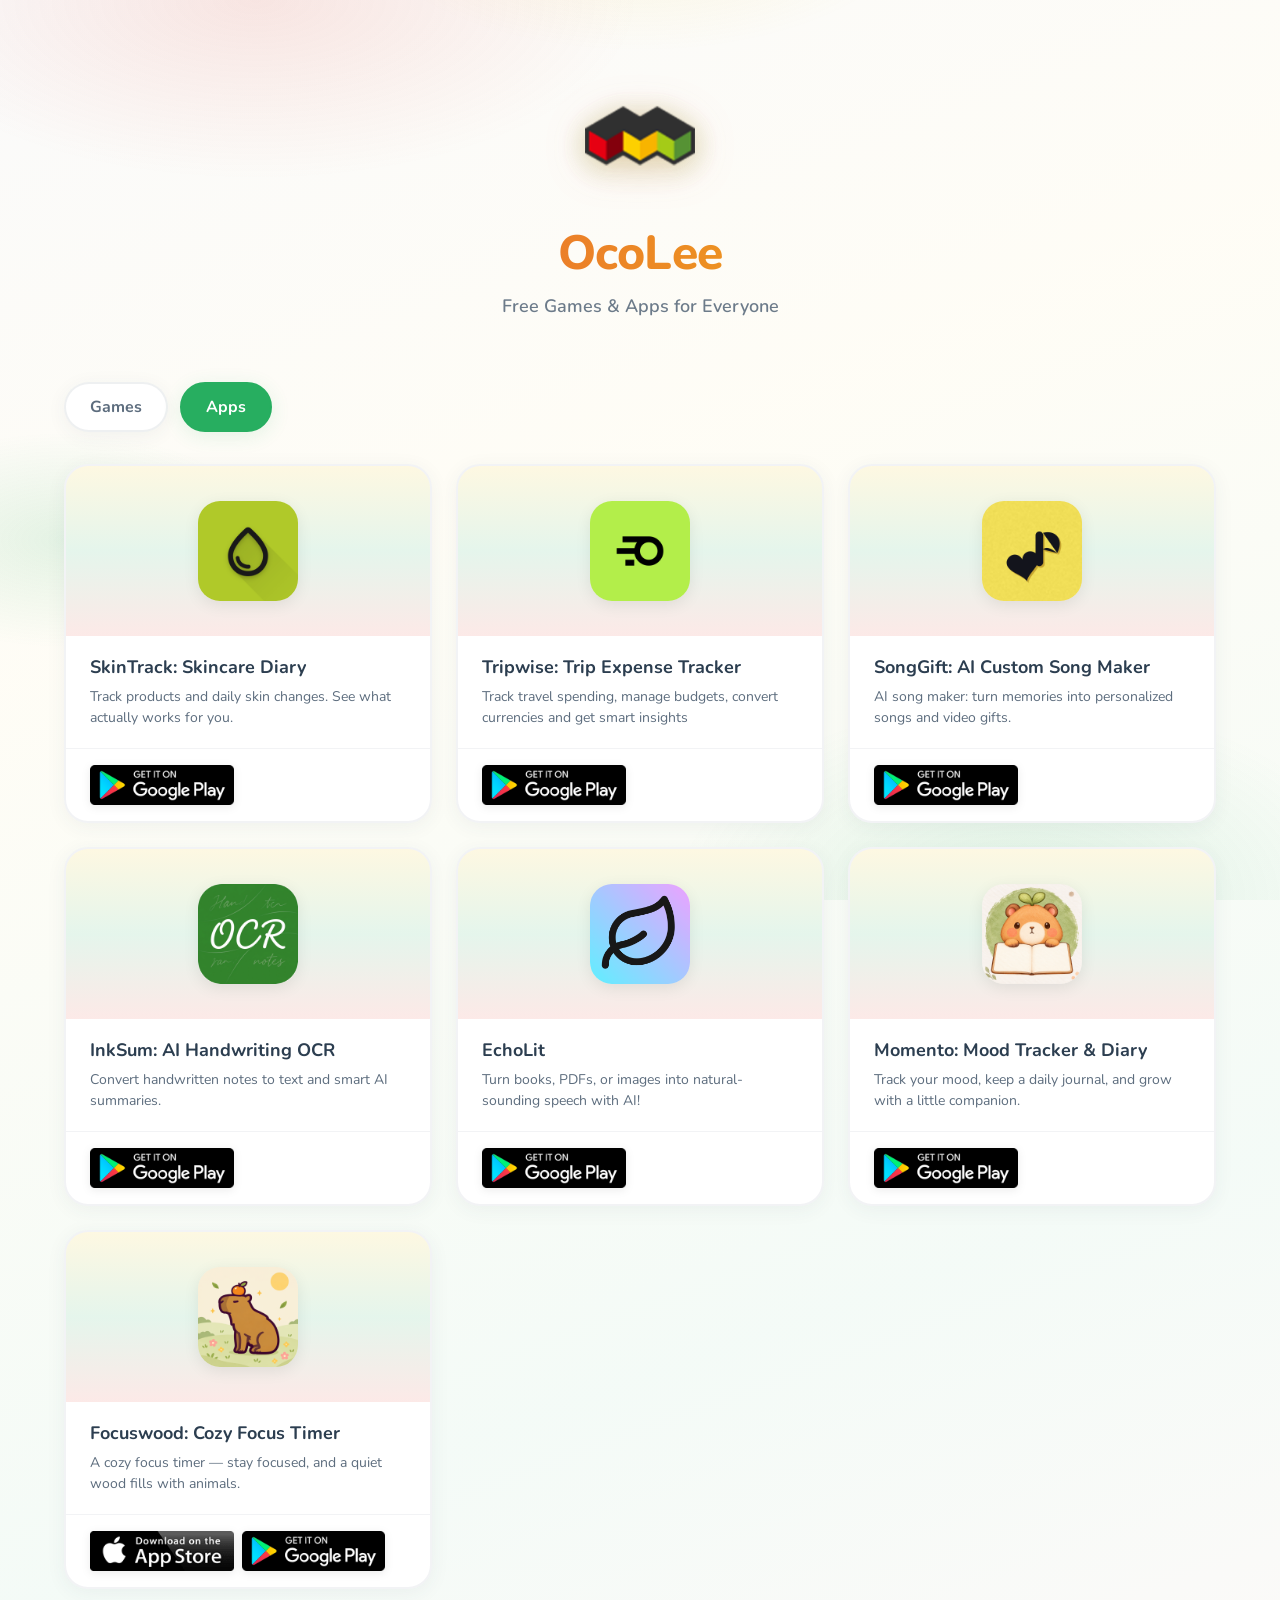
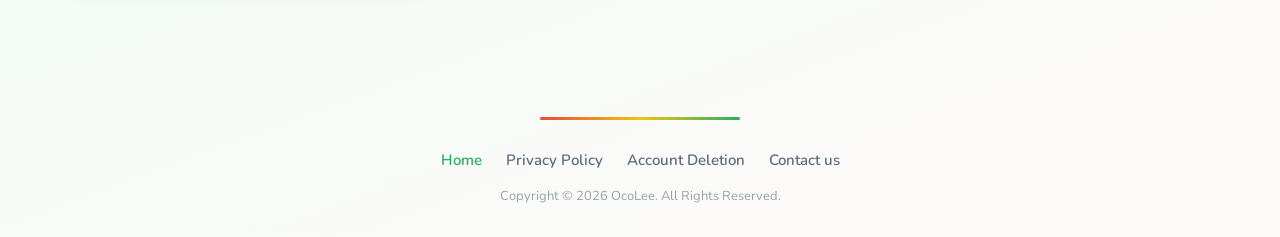
<file: index.html>
<!DOCTYPE html>
<html lang="zh-CN">
	<head>
		<meta charset="utf-8">
		<meta name="viewport" content="width=device-width, initial-scale=1">
		<meta name="keywords" content="计划清单与时间管理,记账,記賬,bookkeeping,简洁,Pomodoro,Todo List,White Noise,苹果游戏,安卓游戏,免费游戏,休闲游戏,小游戏,iOS游戏,益智游戏">
		<meta name="description" content="OcoLee免费好玩的游戏">
		<title>OcoLee - Free iOS/Android Games</title>
		<link rel="stylesheet" href="css/style.css">
		<link rel="icon" type="image/png" sizes="16x16" href="images/logo_16x16.png">
		<link rel="icon" type="image/png" sizes="32x32" href="images/logo_32x32.png">
		<link rel="icon" type="image/png" sizes="48x48" href="images/logo_48x48.png">
		<link rel="icon" type="image/png" sizes="96x96" href="images/logo_96x96.png">
	</head>
	<body>
		<div class="main-wrap">
			<header class="hero">
				<img class="hero-logo" src="images/logo.png" alt="OcoLee">
				<h1 class="hero-title">OcoLee</h1>
				<p class="hero-tagline" id="hero_tagline">Free Games & Apps for Everyone</p>
			</header>

			<div class="tabs-wrap">
				<button type="button" class="tab-btn" data-tab="game" id="tab_game">Games</button>
				<button type="button" class="tab-btn is-active" data-tab="app" id="tab_app">Apps</button>
			</div>
			<div class="games-grid tab-pane is-active" id="games" data-tab="game"></div>
			<div class="games-grid tab-pane" id="apps" data-tab="app"></div>
		</div>

		<footer class="site-footer">
      <nav class="breadcrumb is-centered" aria-label="breadcrumbs">
				<ul>
					<li class="is-active"><a href="index.html">Home</a></li>
					<li><a href="privacy/index.html">Privacy Policy</a></li>
					<li><a href="delete-account/index.html">Account Deletion</a></li>
					<li><a href="mailto:ocoao.li@gmail.com">Contact us</a></li>
				</ul>
			</nav>
			<p class="footer-copyright">Copyright © 2026 OcoLee. All Rights Reserved.</p>
		</footer>

		<script src="js/jquery-3.3.1.min.js"></script>
		<script src="js/model.js"></script>
	</body>
</html>
</file>
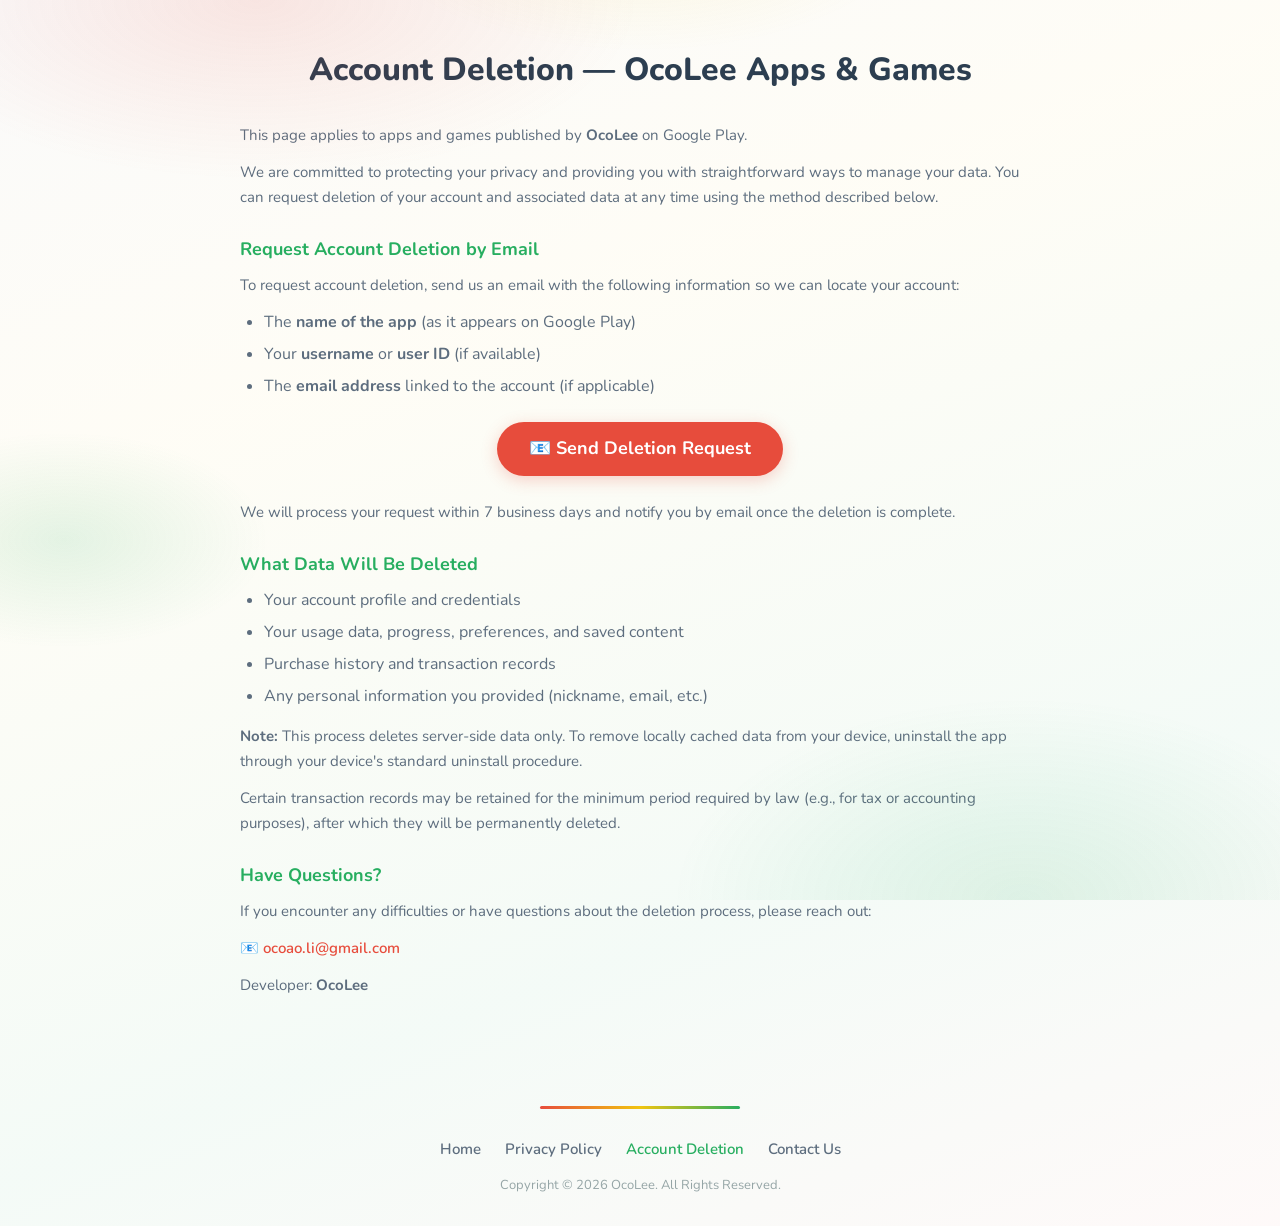
<file: delete-account/index.html>
<!DOCTYPE html>
<html lang="en">
<head>
    <meta charset="utf-8">
    <meta name="viewport" content="width=device-width, initial-scale=1">
    <meta name="description" content="Account deletion page for apps and games published by OcoLee on Google Play.">
    <meta name="author" content="OcoLee">
    <title>Account Deletion — OcoLee Apps & Games</title>
    <link rel="stylesheet" href="../css/style.css">
    <link rel="icon" type="image/png" sizes="16x16" href="../images/logo_16x16.png">
    <link rel="icon" type="image/png" sizes="32x32" href="../images/logo_32x32.png">
    <link rel="icon" type="image/png" sizes="48x48" href="../images/logo_48x48.png">
    <link rel="icon" type="image/png" sizes="96x96" href="../images/logo_96x96.png">
</head>
<body>
    <section class="section">
        <div class="container">
            <h1 class="title has-text-centered" id="page_title">Account Deletion — OcoLee Apps & Games</h1>

            <div class="content">
                <!-- 开发者与实体声明 -->
                <p id="entity_notice">
                    This page applies to apps and games published by
                    <strong>OcoLee</strong> on Google Play.
                </p>

                <p>
                    We are committed to protecting your privacy and providing you
                    with straightforward ways to manage your data. You can
                    request deletion of your account and associated data at any
                    time using the method described below.
                </p>

                <!-- 邮件请求删除 -->
                <h2 class="subtitle is-4">Request Account Deletion by Email</h2>
                <p>
                    To request account deletion, send us an email with the
                    following information so we can locate your account:
                </p>
                <ul>
                    <li>The <strong>name of the app</strong> (as it appears on Google Play)</li>
                    <li>Your <strong>username</strong> or <strong>user ID</strong> (if available)</li>
                    <li>The <strong>email address</strong> linked to the account (if applicable)</li>
                </ul>
                <p class="has-text-centered" style="margin: 1.5rem 0;">
                    <a href="mailto:ocoao.li@gmail.com?subject=Account%20Deletion%20Request" style="font-size: 1.125rem; padding: 0.75rem 2rem; background: var(--logo-red); color: #fff; border-radius: var(--radius-pill); text-decoration: none; font-weight: 700; display: inline-block; transition: all 0.3s ease; box-shadow: 0 4px 16px rgba(231,76,60,0.25);" onmouseover="this.style.background='var(--logo-green)';this.style.boxShadow='0 4px 16px rgba(39,174,96,0.25)';" onmouseout="this.style.background='var(--logo-red)';this.style.boxShadow='0 4px 16px rgba(231,76,60,0.25)';">
                        📧 Send Deletion Request
                    </a>
                </p>
                <p>
                    We will process your request within 7 business days and
                    notify you by email once the deletion is complete.
                </p>

                <!-- 数据删除范围 -->
                <h2 class="subtitle is-4">What Data Will Be Deleted</h2>
                <ul>
                    <li>Your account profile and credentials</li>
                    <li>Your usage data, progress, preferences, and saved content</li>
                    <li>Purchase history and transaction records</li>
                    <li>Any personal information you provided (nickname, email, etc.)</li>
                </ul>
                <p>
                    <strong>Note:</strong> This process deletes server-side data
                    only. To remove locally cached data from your device,
                    uninstall the app through your device's standard uninstall
                    procedure.
                </p>
                <p>
                    Certain transaction records may be retained for the minimum
                    period required by law (e.g., for tax or accounting purposes),
                    after which they will be permanently deleted.
                </p>

                <!-- 联系信息 -->
                <h2 class="subtitle is-4">Have Questions?</h2>
                <p>
                    If you encounter any difficulties or have questions about
                    the deletion process, please reach out:
                </p>
                <p>
                    📧 <a href="mailto:ocoao.li@gmail.com">ocoao.li@gmail.com</a>
                </p>
                <p>
                    Developer: <strong>OcoLee</strong>
                </p>
                <!-- <p id="app_ref" style="margin-top: 1.5rem; padding: 1rem; background: var(--yellow-soft); border-radius: var(--radius-sm); font-size: 0.875rem; color: var(--text-muted);"> -->
                    <!-- This deletion page was accessed from the Google Play listing of an app published by OcoLee. -->
                <!-- </p> -->
            </div>
        </div>
    </section>

    <footer class="footer">
        <nav class="breadcrumb is-centered" aria-label="breadcrumbs">
            <ul>
                <li><a href="../index.html">Home</a></li>
                <li><a href="../privacy/index.html">Privacy Policy</a></li>
                <li class="is-active"><a href="index.html">Account Deletion</a></li>
                <li><a href="mailto:ocoao.li@gmail.com">Contact Us</a></li>
            </ul>
        </nav>
        <p class="has-text-centered">Copyright © 2026 OcoLee. All Rights Reserved.</p>
    </footer>

    <!-- 动态应用名脚本 -->
    <script>
    (function() {
        // 从 URL 查询参数中读取应用名
        var params = new URLSearchParams(window.location.search);
        var appName = params.get('app');

        // 解码并清理
        if (appName) {
            try {
                appName = decodeURIComponent(appName).trim();
            } catch (e) {
                appName = '';
            }
        }

        // 将应用名注入到标题和正文
        if (appName && appName.length > 0) {
            // 页面标题
            document.title = appName + ' — Account Deletion | OcoLee';

            // H1 标题
            document.getElementById('page_title').textContent =
                appName + ' — Account Deletion';

            // 实体声明
            document.getElementById('entity_notice').innerHTML =
                'This page applies to <strong>' + appName +
                '</strong>, an app/game published by <strong>OcoLee</strong> on Google Play.';

            // 底部应用引用
            //document.getElementById('app_ref').innerHTML =
            //    'This deletion page is linked from the Google Play listing of <strong>' +
            //    appName + '</strong>, published by <strong>OcoLee</strong>.';
        }
        // 无 app 参数时，保留默认的泛用文本（已提及 OcoLee）
    })();
    </script>
</body>
</html>
</file>
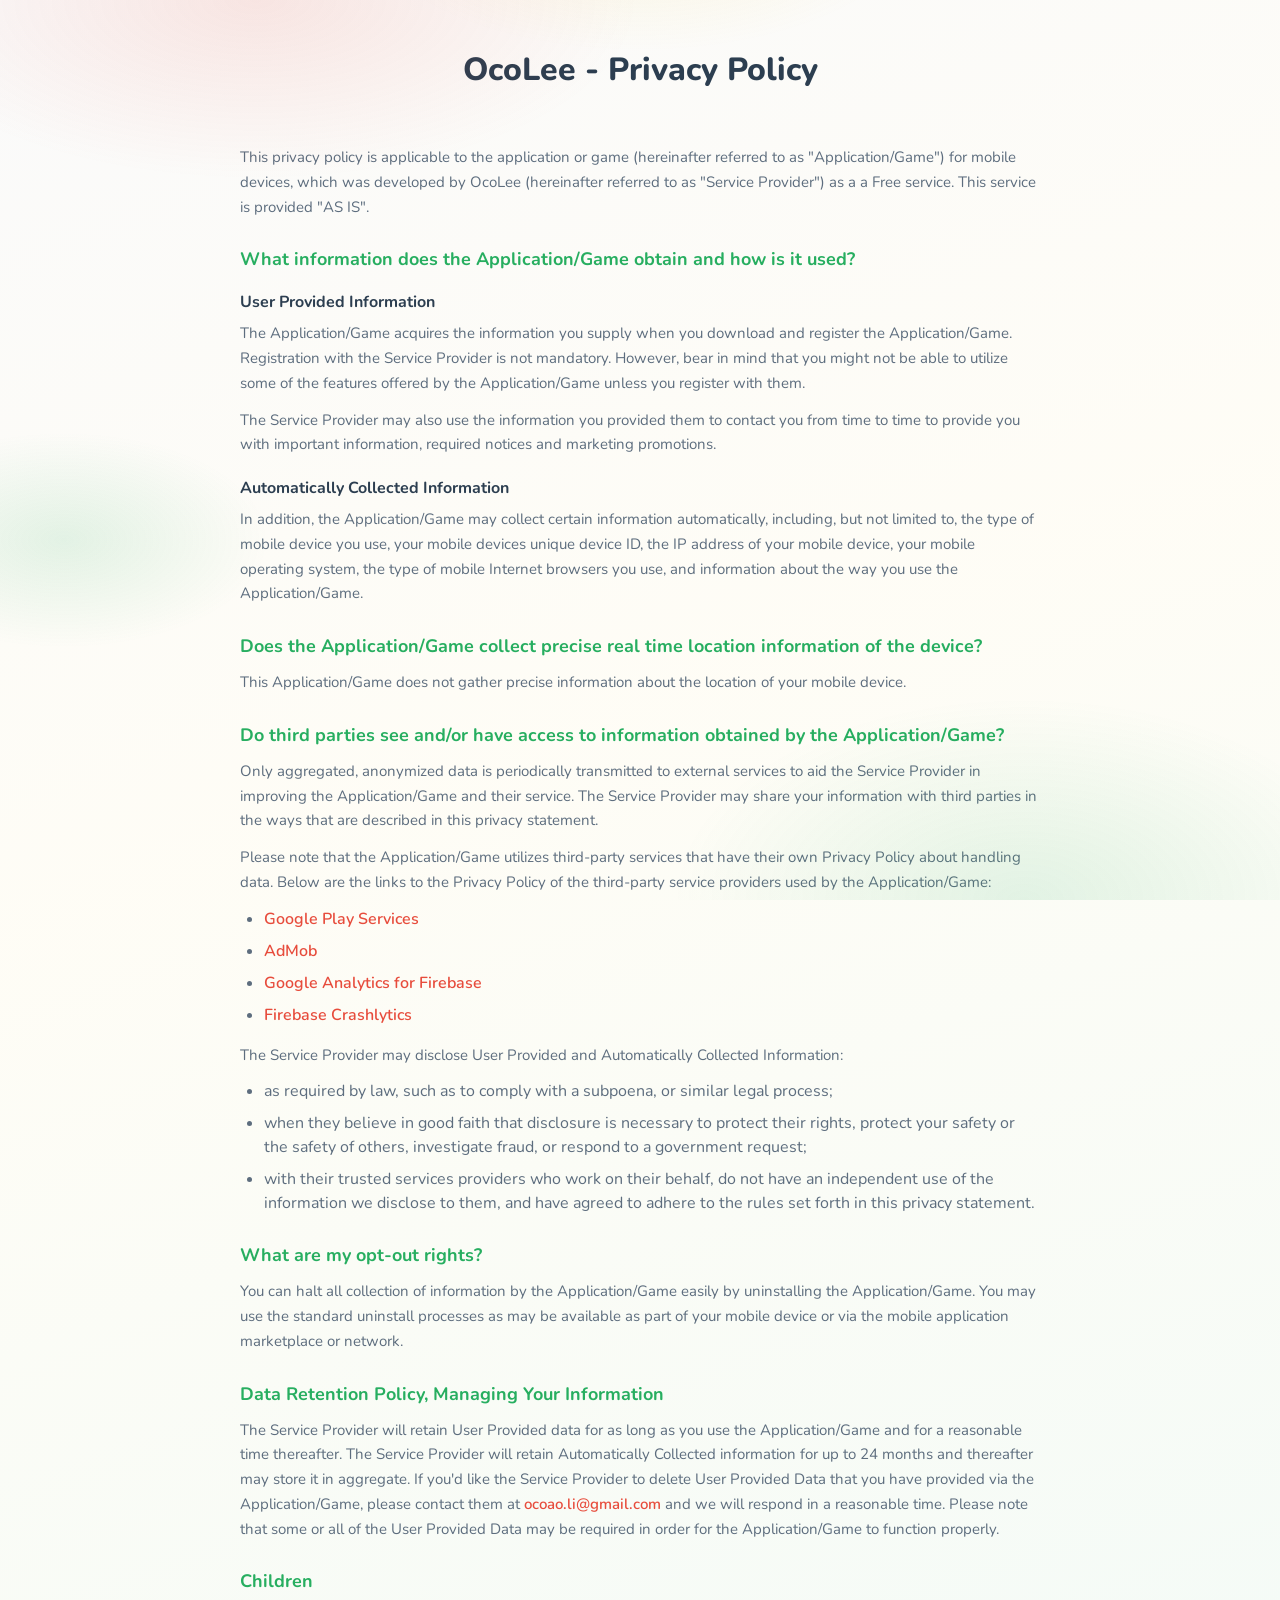
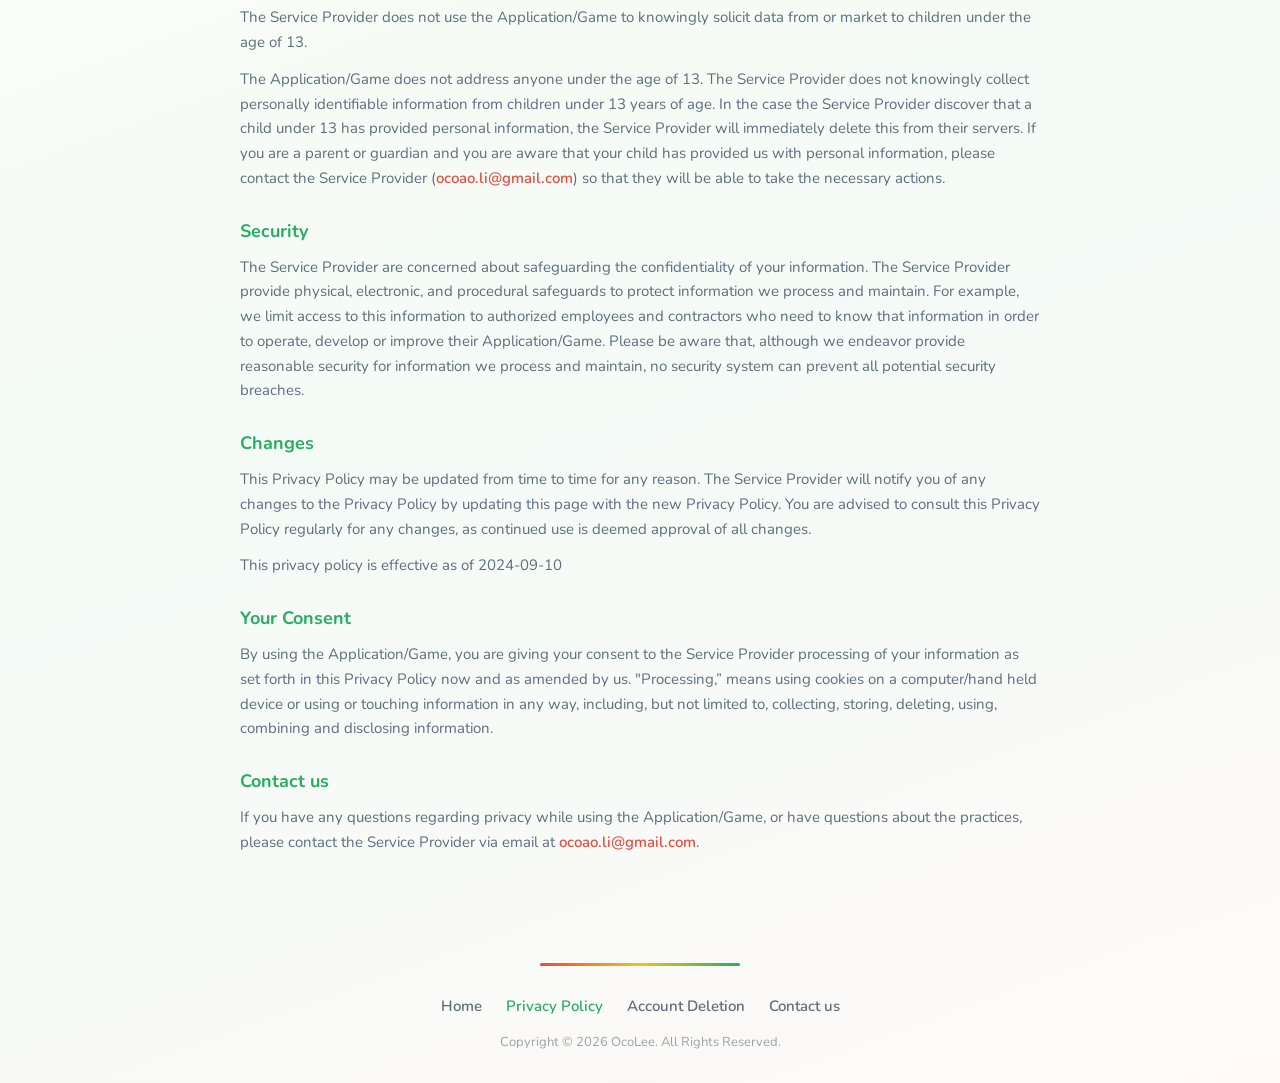
<file: privacy/index.html>
<!DOCTYPE html>
<html>
	<head>
		<meta charset="utf-8">
		<meta name="viewport" content="width=device-width, initial-scale=1" >
		<title>OcoLee - Privacy Policy</title>
		<link rel="stylesheet" href="../css/style.css">
		<link rel="icon" type="image/png" sizes="16x16" href="../images/logo_16x16.png">
		<link rel="icon" type="image/png" sizes="32x32" href="../images/logo_32x32.png">
		<link rel="icon" type="image/png" sizes="48x48" href="../images/logo_48x48.png">
		<link rel="icon" type="image/png" sizes="96x96" href="../images/logo_96x96.png">
	</head>
	<body>
    <section class="section">
      <div class="container">
        <h1 class="title has-text-centered">OcoLee - Privacy Policy</h1>
        <br>
        <div class="content">
          <p>
          This privacy policy is applicable to the application or game (hereinafter referred to as "Application/Game") for mobile devices, which was developed by OcoLee (hereinafter referred to as "Service Provider") as a a Free service. This service is provided "AS IS".
          </p>
          <h2 class="subtitle is-4">What information does the Application/Game obtain and how is it used?</h2>
          <h3 class="subtitle is-5">User Provided Information</h3>
          <p>The Application/Game acquires the information you supply when you download and register the Application/Game. Registration with the Service Provider is not mandatory. However, bear in mind that you might not be able to utilize some of the features offered by the Application/Game unless you register with them.</p>
          <p>The Service Provider may also use the information you provided them to contact you from time to time to provide you with important information, required notices and marketing promotions.</p>
          <h3 class="subtitle is-5">Automatically Collected Information</h3>
          <p>In addition, the Application/Game may collect certain information automatically, including, but not limited to, the type of mobile device you use, your mobile devices unique device ID, the IP address of your mobile device, your mobile operating system, the type of mobile Internet browsers you use, and information about the way you use the Application/Game.</p>
          <h2 class="subtitle is-4">Does the Application/Game collect precise real time location information of the device?</h2>
          <p>This Application/Game does not gather precise information about the location of your mobile device.</p>
          <h2 class="subtitle is-4">Do third parties see and/or have access to information obtained by the Application/Game?</h2>
          <p>Only aggregated, anonymized data is periodically transmitted to external services to aid the Service Provider in improving the Application/Game and their service. The Service Provider may share your information with third parties in the ways that are described in this privacy statement.</p>
          <p>Please note that the Application/Game utilizes third-party services that have their own Privacy Policy about handling data. Below are the links to the Privacy Policy of the third-party service providers used by the Application/Game:</p>
          <ul>
            <li><a href="https://www.google.com/policies/privacy/" target="_blank" rel="noopener noreferrer">Google Play Services</a></li>
            <li><a href="https://support.google.com/admob/answer/6128543?hl=en" target="_blank" rel="noopener noreferrer">AdMob</a></li>
            <li><a href="https://firebase.google.com/support/privacy" target="_blank" rel="noopener noreferrer">Google Analytics for Firebase</a></li>
            <li><a href="https://firebase.google.com/support/privacy/" target="_blank" rel="noopener noreferrer">Firebase Crashlytics</a></li>
          </ul>
          <p>The Service Provider may disclose User Provided and Automatically Collected Information:</p>
          <ul>
            <li>as required by law, such as to comply with a subpoena, or similar legal process;</li>
            <li>when they believe in good faith that disclosure is necessary to protect their rights, protect your safety or the safety of others, investigate fraud, or respond to a government request;</li>
            <li>with their trusted services providers who work on their behalf, do not have an independent use of the information we disclose to them, and have agreed to adhere to the rules set forth in this privacy statement.</li>
          </ul>
          <h2 class="subtitle is-4">What are my opt-out rights?</h2>
          <p>You can halt all collection of information by the Application/Game easily by uninstalling the Application/Game. You may use the standard uninstall processes as may be available as part of your mobile device or via the mobile application marketplace or network.</p>
          <h2 class="subtitle is-4">Data Retention Policy, Managing Your Information</h2>
          <p>The Service Provider will retain User Provided data for as long as you use the Application/Game and for a reasonable time thereafter. The Service Provider will retain Automatically Collected information for up to 24 months and thereafter may store it in aggregate. If you'd like the Service Provider to delete User Provided Data that you have provided via the Application/Game, please contact them at <a href="mailto:ocoao.li@gmail.com">ocoao.li@gmail.com</a> and we will respond in a reasonable time. Please note that some or all of the User Provided Data may be required in order for the Application/Game to function properly.</p>
          <h2 class="subtitle is-4">Children</h2>
          <p>The Service Provider does not use the Application/Game to knowingly solicit data from or market to children under the age of 13.</p>
          <p>The Application/Game does not address anyone under the age of 13. The Service Provider does not knowingly collect personally identifiable information from children under 13 years of age. In the case the Service Provider discover that a child under 13 has provided personal information, the Service Provider will immediately delete this from their servers. If you are a parent or guardian and you are aware that your child has provided us with personal information, please contact the Service Provider (<a href="mailto:ocoao.li@gmail.com">ocoao.li@gmail.com</a>) so that they will be able to take the necessary actions.</p>
          <h2 class="subtitle is-4">Security</h2>
          <p>The Service Provider are concerned about safeguarding the confidentiality of your information. The Service Provider provide physical, electronic, and procedural safeguards to protect information we process and maintain. For example, we limit access to this information to authorized employees and contractors who need to know that information in order to operate, develop or improve their Application/Game. Please be aware that, although we endeavor provide reasonable security for information we process and maintain, no security system can prevent all potential security breaches.</p>
          <h2 class="subtitle is-4">Changes</h2>
          <p>This Privacy Policy may be updated from time to time for any reason. The Service Provider will notify you of any changes to the Privacy Policy by updating this page with the new Privacy Policy. You are advised to consult this Privacy Policy regularly for any changes, as continued use is deemed approval of all changes.</p>
          <p>This privacy policy is effective as of 2024-09-10</p>
          <h2 class="subtitle is-4">Your Consent</h2>
          <p>By using the Application/Game, you are giving your consent to the Service Provider processing of your information as set forth in this Privacy Policy now and as amended by us. "Processing,” means using cookies on a computer/hand held device or using or touching information in any way, including, but not limited to, collecting, storing, deleting, using, combining and disclosing information.</p>
          <h2 class="subtitle is-4">Contact us</h2>
          <p>If you have any questions regarding privacy while using the Application/Game, or have questions about the practices, please contact the Service Provider via email at <a href="mailto:ocoao.li@gmail.com">ocoao.li@gmail.com</a>.</p>
				</div>
			</div>
		</section>
		
		<footer class="footer">
			<nav class="breadcrumb is-centered" aria-label="breadcrumbs">
				<ul>
					<li><a href="../index.html">Home</a></li>
					<li class="is-active"><a href="index.html">Privacy Policy</a></li>
					<li><a href="../delete-account/index.html">Account Deletion</a></li>
					<li><a href="mailto:ocoao.li@gmail.com">Contact us</a></li>
				</ul>
			</nav>
			<p class="has-text-centered">Copyright © 2026 OcoLee. All Rights Reserved.</p>
		</footer>
	</body>
</html>
</file>
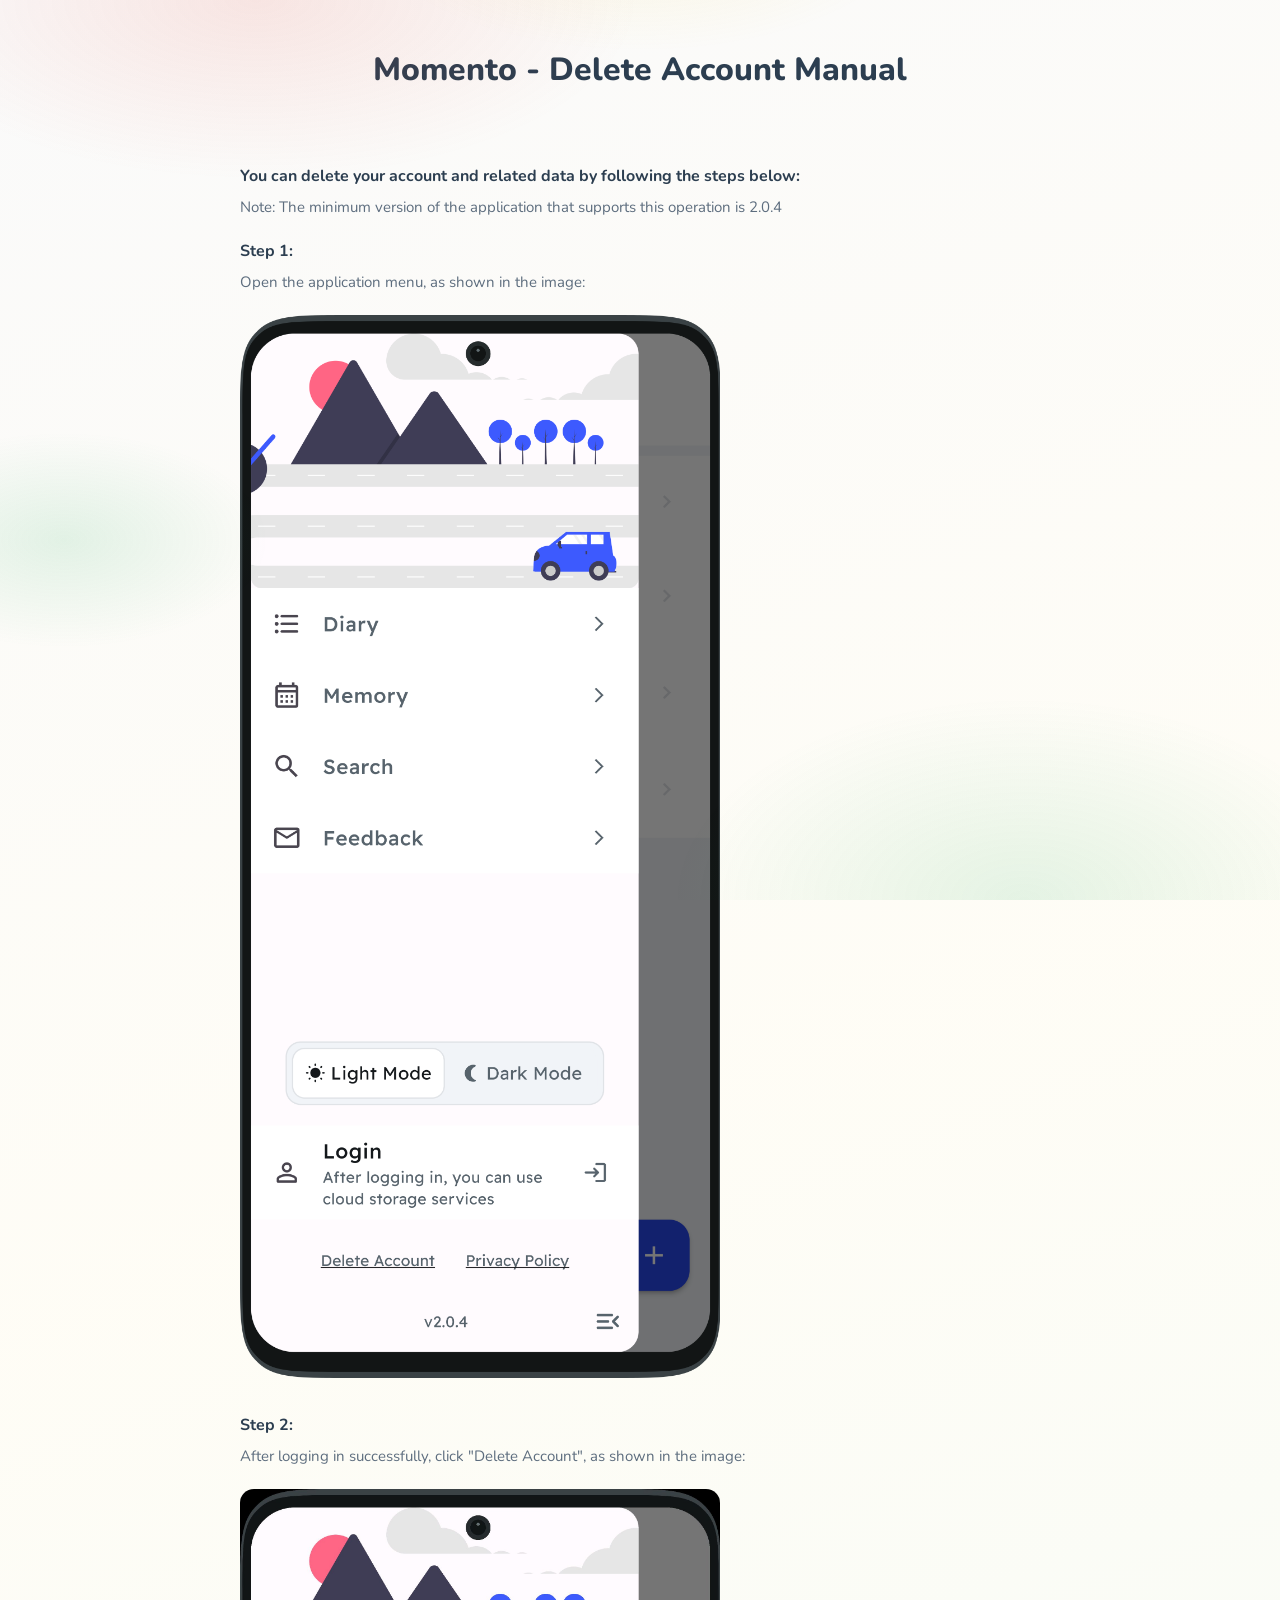
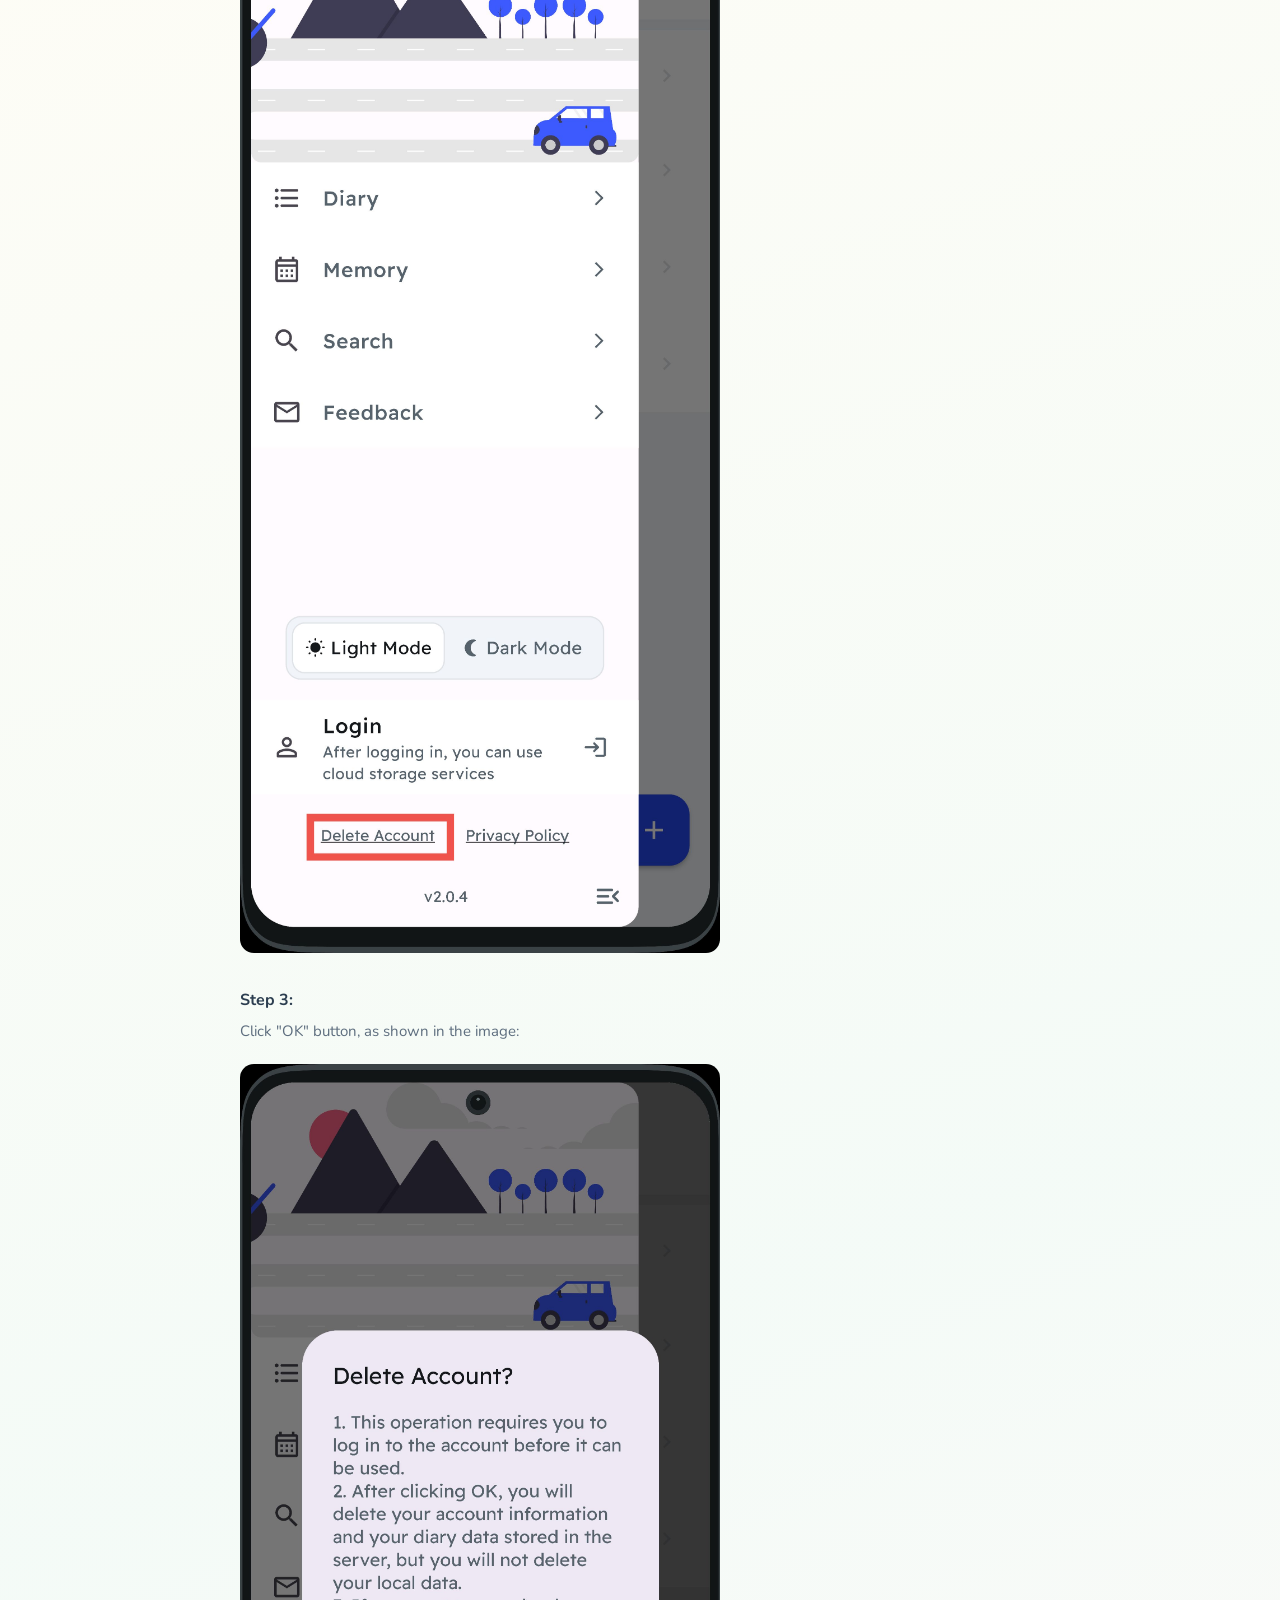
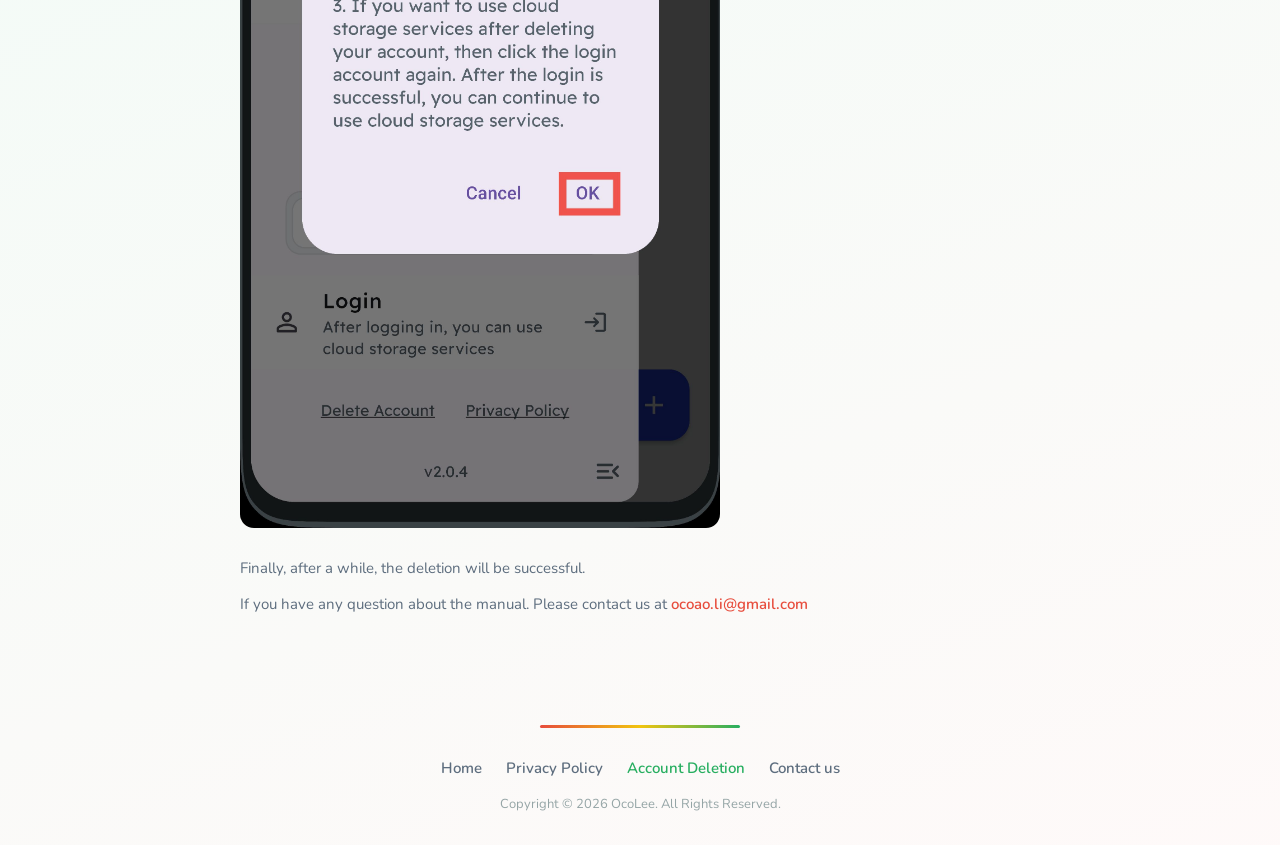
<file: delete_account.html>
<!DOCTYPE html>
<html>
	<head>
		<meta charset="utf-8">
		<meta name="viewport" content="width=device-width, initial-scale=1" >
		<title>Momento - Delete Account Manual</title>
		<link rel="stylesheet" href="css/style.css">
		<link rel="icon" type="image/png" sizes="16x16" href="images/logo_16x16.png">
		<link rel="icon" type="image/png" sizes="32x32" href="images/logo_32x32.png">
		<link rel="icon" type="image/png" sizes="48x48" href="images/logo_48x48.png">
		<link rel="icon" type="image/png" sizes="96x96" href="images/logo_96x96.png">
	</head>
	<body>
		<section class="section">
			<div class="container">
				<h1 class="title has-text-centered">Momento - Delete Account Manual</h1>
				<br>
				<div class="content">
				<h2 class="subtitle is-5">You can delete your account and related data by following the steps below:</h2>
        <p>Note: The minimum version of the application that supports this operation is 2.0.4</p>
				<h3 class="subtitle is-5">Step 1:</h3>
				<p>Open the application menu, as shown in the image:</p>
        <p><img src="images/del_acc_1.png" width="480"></p>
        <h3 class="subtitle is-5">Step 2:</h3>
				<p>After logging in successfully, click "Delete Account", as shown in the image:</p>
        <p><img src="images/del_acc_2.jpg" width="480"></p>
        <h3 class="subtitle is-5">Step 3:</h3>
				<p>Click "OK" button, as shown in the image:</p>
        <p><img src="images/del_acc_3.jpg" width="480"></p>
        <p>Finally, after a while, the deletion will be successful.</p>
        <p>If you have any question about the manual. Please contact us at <a href="mailto:ocoao.li@gmail.com">ocoao.li@gmail.com</a></p>
				</div>
			</div>
		</section>
		
		<footer class="footer">
			<nav class="breadcrumb is-centered" aria-label="breadcrumbs">
				<ul>
					<li><a href="index.html">Home</a></li>
					<li><a href="privacy/index.html">Privacy Policy</a></li>
					<li class="is-active"><a href="delete-account/index.html">Account Deletion</a></li>
					<li><a href="mailto:ocoao.li@gmail.com">Contact us</a></li>
				</ul>
			</nav>
			<p class="has-text-centered">Copyright © 2026 OcoLee. All Rights Reserved.</p>
		</footer>
	</body>
</html>
</file>
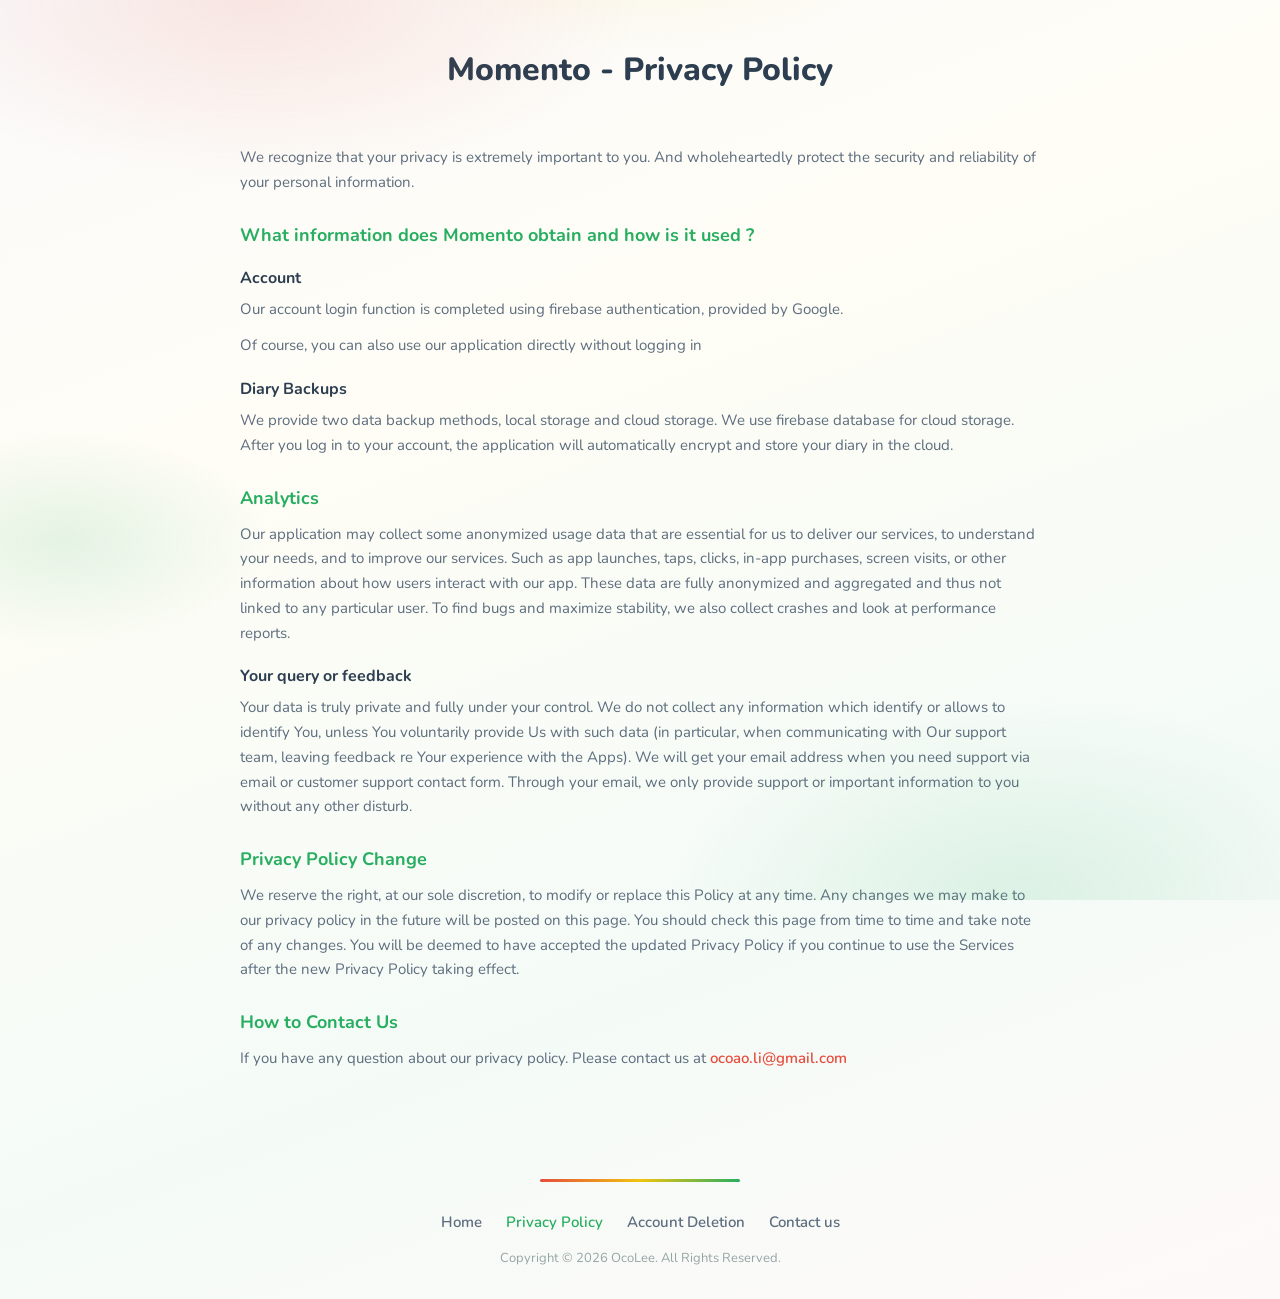
<file: momento_privacy.html>
<!DOCTYPE html>
<html>
	<head>
		<meta charset="utf-8">
		<meta name="viewport" content="width=device-width, initial-scale=1" >
		<title>Momento - Privacy Policy</title>
		<link rel="stylesheet" href="css/style.css">
		<link rel="icon" type="image/png" sizes="16x16" href="images/logo_16x16.png">
		<link rel="icon" type="image/png" sizes="32x32" href="images/logo_32x32.png">
		<link rel="icon" type="image/png" sizes="48x48" href="images/logo_48x48.png">
		<link rel="icon" type="image/png" sizes="96x96" href="images/logo_96x96.png">
	</head>
	<body>
		<section class="section">
			<div class="container">
				<h1 class="title has-text-centered">Momento - Privacy Policy</h1>
				<br>
				<div class="content">
				<p>
        We recognize that your privacy is extremely important to you. And wholeheartedly protect the security and reliability of your personal information.
				</p>
				<h2 class="subtitle is-4">What information does Momento obtain and how is it used ?</h2>
        <h3 class="subtitle is-5">Account</h3>
				<p>Our account login function is completed using firebase authentication, provided by Google.</p>
        <p>Of course, you can also use our application directly without logging in</p>
				<h3 class="subtitle is-5">Diary Backups</h3>
				<p>We provide two data backup methods, local storage and cloud storage. We use firebase database for cloud storage. After you log in to your account, the application will automatically encrypt and store your diary in the cloud.</p>
        <h2 class="subtitle is-4">Analytics</h2>
        <p>Our application may collect some anonymized usage data that are essential for us to deliver our services, to understand your needs, and to improve our services. Such as app launches, taps, clicks, in-app purchases, screen visits, or other information about how users interact with our app. These data are fully anonymized and aggregated and thus not linked to any particular user. To find bugs and maximize stability, we also collect crashes and look at performance reports.</p>
        <h3 class="subtitle is-5">Your query or feedback</h3>
        <p>Your data is truly private and fully under your control. We do not collect any information which identify or allows to identify You, unless You voluntarily provide Us with such data (in particular, when communicating with Our support team, leaving feedback re Your experience with the Apps). We will get your email address when you need support via email or customer support contact form. Through your email, we only provide support or important information to you without any other disturb.</p>
        <h2 class="subtitle is-4">Privacy Policy Change</h2>
        <p>We reserve the right, at our sole discretion, to modify or replace this Policy at any time. Any changes we may make to our privacy policy in the future will be posted on this page. You should check this page from time to time and take note of any changes. You will be deemed to have accepted the updated Privacy Policy if you continue to use the Services after the new Privacy Policy taking effect.</p>
        <h2 class="subtitle is-4">How to Contact Us</h2>
        <p>If you have any question about our privacy policy. Please contact us at <a href="mailto:ocoao.li@gmail.com">ocoao.li@gmail.com</a></p>
				</div>
			</div>
		</section>
		
		<footer class="footer">
			<nav class="breadcrumb is-centered" aria-label="breadcrumbs">
				<ul>
					<li><a href="index.html">Home</a></li>
					<li class="is-active"><a href="privacy_en.html">Privacy Policy</a></li>
					<li><a href="delete-account/index.html">Account Deletion</a></li>
					<li><a href="mailto:ocoao.li@gmail.com">Contact us</a></li>
				</ul>
			</nav>
			<p class="has-text-centered">Copyright © 2026 OcoLee. All Rights Reserved.</p>
		</footer>
	</body>
</html>
</file>
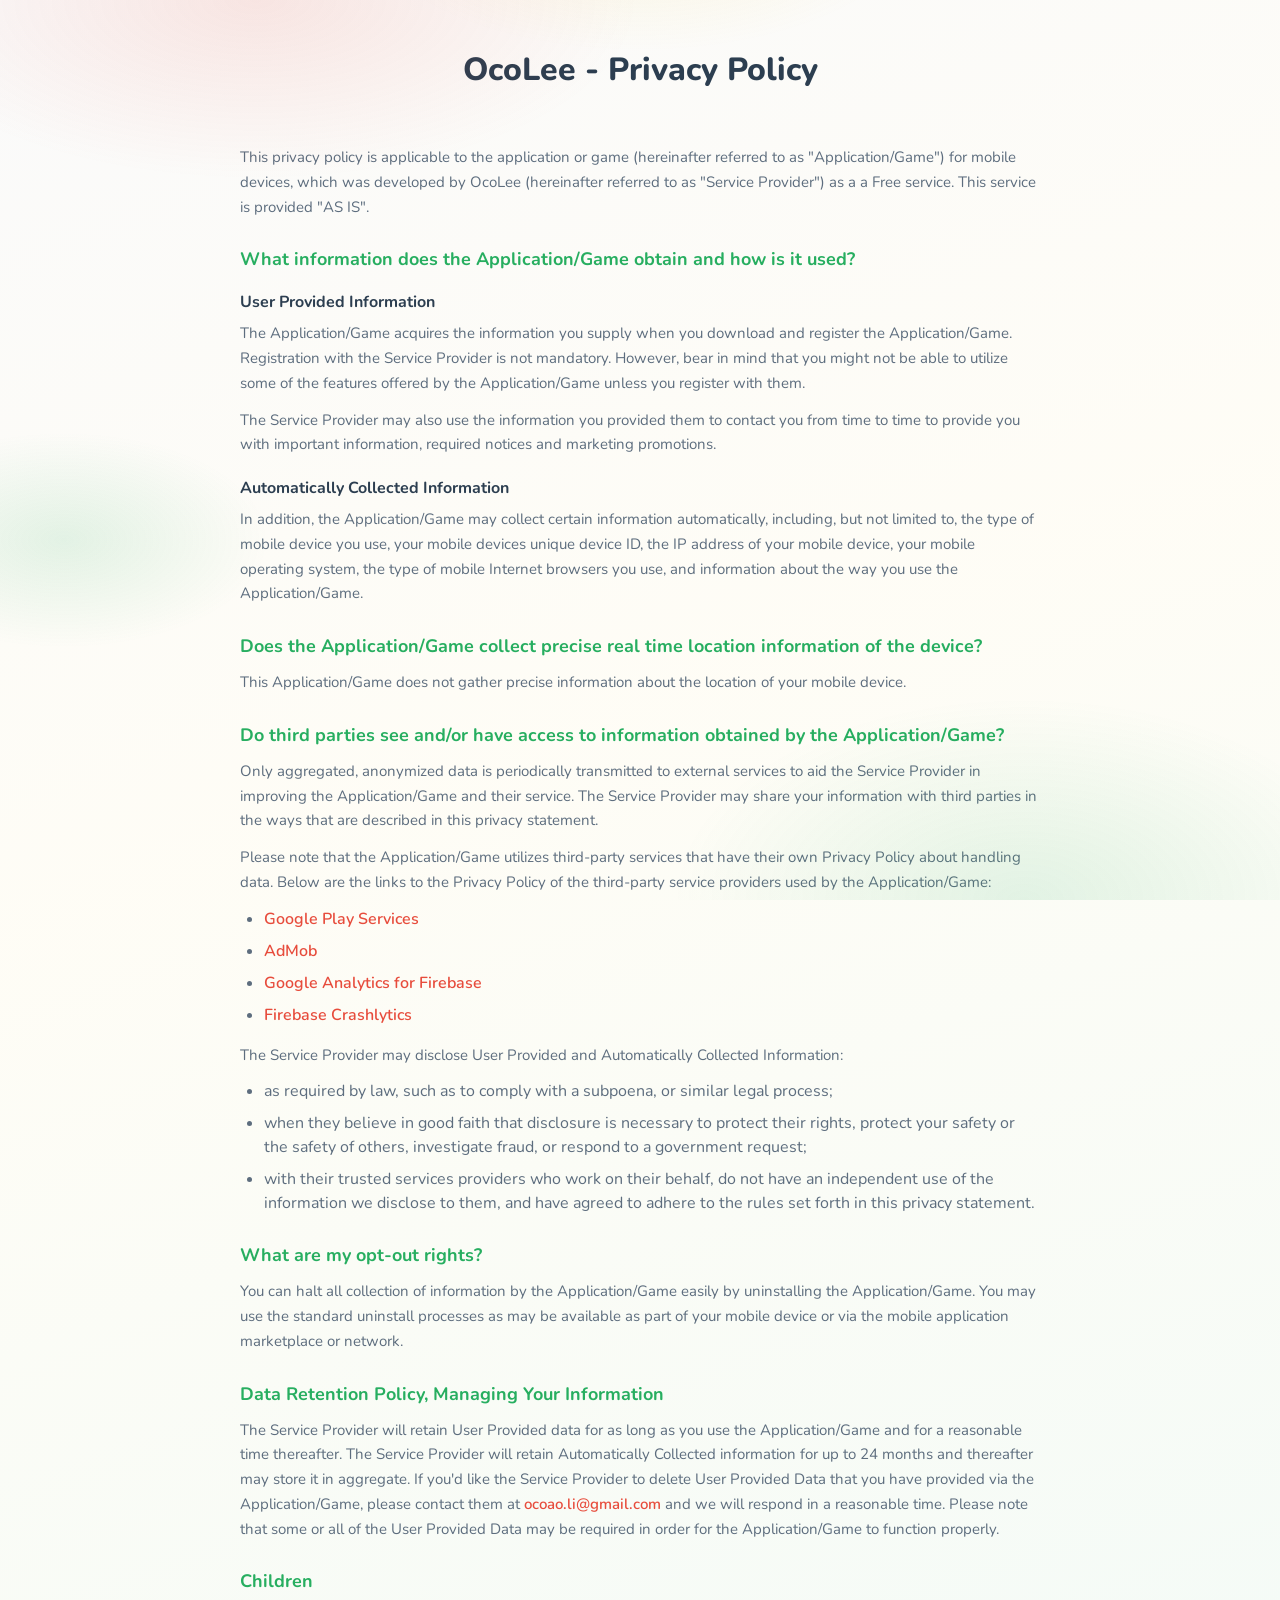
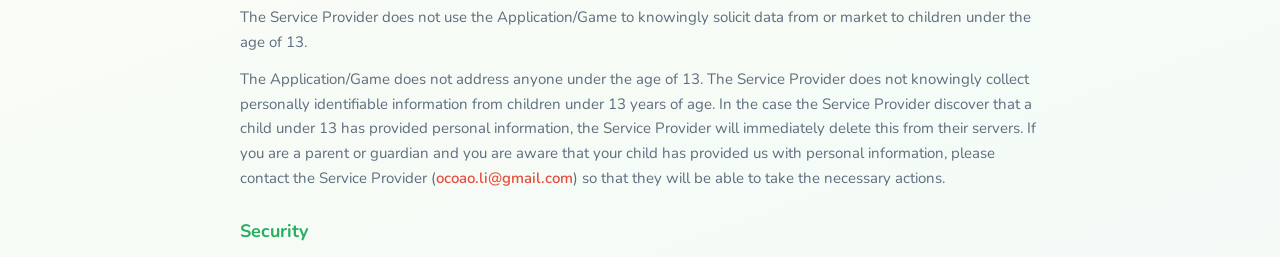
<file: privacy.html>
<!DOCTYPE html>
<html>
	<head>
		<meta charset="utf-8">
		<meta name="viewport" content="width=device-width, initial-scale=1" >
    <meta http-equiv="refresh" content="0; URL='privacy/index.html'">
		<title>OcoLee - Privacy Policy</title>
		<link rel="stylesheet" href="css/style.css">
		<link rel="icon" type="image/png" sizes="16x16" href="images/logo_16x16.png">
		<link rel="icon" type="image/png" sizes="32x32" href="images/logo_32x32.png">
		<link rel="icon" type="image/png" sizes="48x48" href="images/logo_48x48.png">
		<link rel="icon" type="image/png" sizes="96x96" href="images/logo_96x96.png">
	</head>
	<body>
		<section class="section">
			<div class="container">
				<h1 class="title has-text-centered">Privacy Policy</h1>
				<br>
				<div class="content">
				<p>
        We recognize that your privacy is extremely important to you. And wholeheartedly protect the security and reliability of your personal information.
				</p>
				<h2 class="subtitle is-4">What information does our app/game obtain and how is it used ?</h2>
        <h3 class="subtitle is-5">Account</h3>
				<p>Our account login function is completed using firebase authentication, provided by Google.</p>
        <p>Of course, you can also use our application directly without logging in</p>
				<h3 class="subtitle is-5">Data Backups</h3>
				<p>We provide two data backup methods, local storage and cloud storage. We use firebase database for cloud storage. After you log in to your account, the application will automatically encrypt and store your data in the cloud.</p>
        <h2 class="subtitle is-4">Analytics</h2>
        <p>Our application may collect some anonymized usage data that are essential for us to deliver our services, to understand your needs, and to improve our services. Such as app launches, taps, clicks, in-app purchases, screen visits, or other information about how users interact with our app. These data are fully anonymized and aggregated and thus not linked to any particular user. To find bugs and maximize stability, we also collect crashes and look at performance reports.</p>
        <h3 class="subtitle is-5">Your query or feedback</h3>
        <p>Your data is truly private and fully under your control. We do not collect any information which identify or allows to identify You, unless You voluntarily provide Us with such data (in particular, when communicating with Our support team, leaving feedback re Your experience with the Apps). We will get your email address when you need support via email or customer support contact form. Through your email, we only provide support or important information to you without any other disturb.</p>
        <h2 class="subtitle is-4">Privacy Policy Change</h2>
        <p>We reserve the right, at our sole discretion, to modify or replace this Policy at any time. Any changes we may make to our privacy policy in the future will be posted on this page. You should check this page from time to time and take note of any changes. You will be deemed to have accepted the updated Privacy Policy if you continue to use the Services after the new Privacy Policy taking effect.</p>
        <h2 class="subtitle is-4">How to Contact Us</h2>
        <p>If you have any question about our privacy policy. Please contact us at <a href="mailto:ocoao.li@gmail.com">ocoao.li@gmail.com</a></p>
				</div>
			</div>
		</section>
		
		<footer class="footer">
			<nav class="breadcrumb is-centered" aria-label="breadcrumbs">
				<ul>
					<li><a href="index.html">Home</a></li>
					<li class="is-active"><a href="privacy.html">Privacy Policy</a></li>
					<li><a href="delete-account/index.html">Account Deletion</a></li>
					<li><a href="mailto:ocoao.li@gmail.com">Contact us</a></li>
				</ul>
			</nav>
			<p class="has-text-centered">Copyright © 2026 OcoLee. All Rights Reserved.</p>
		</footer>
	</body>
</html>
</file>
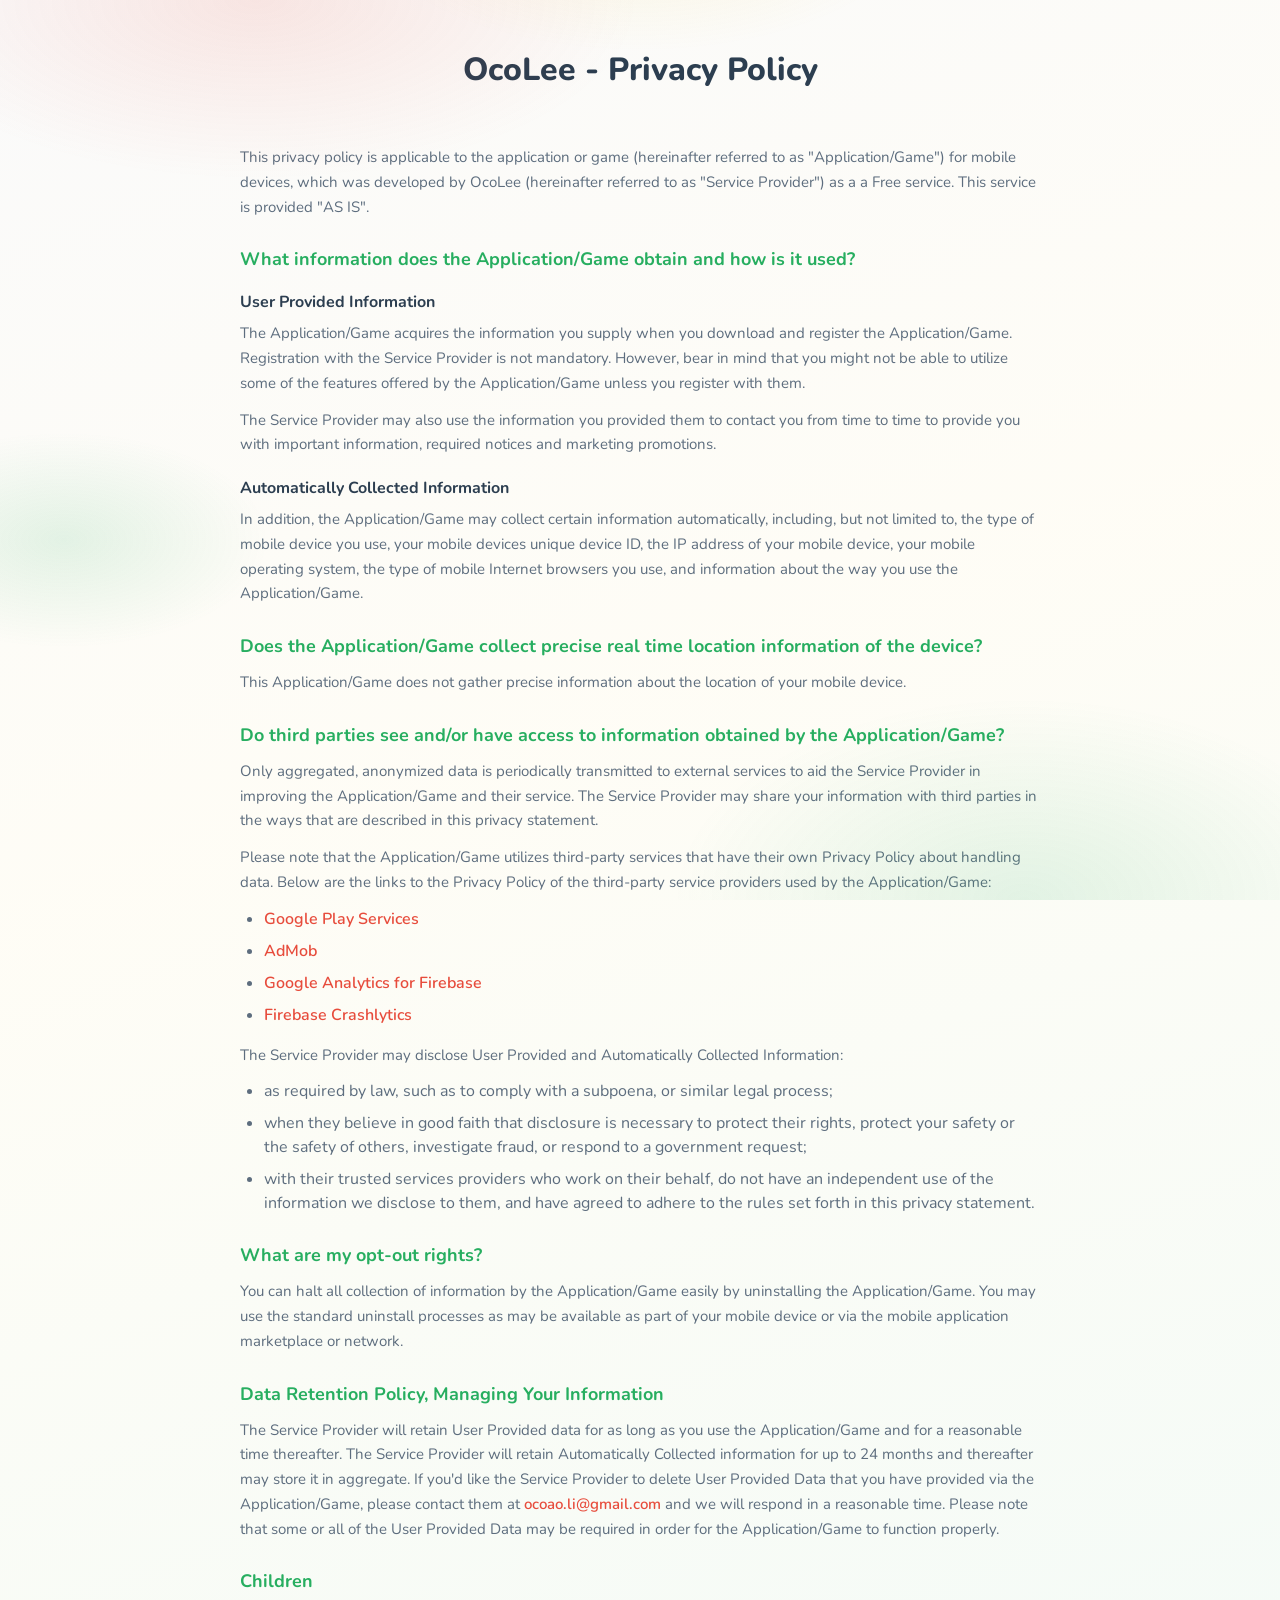
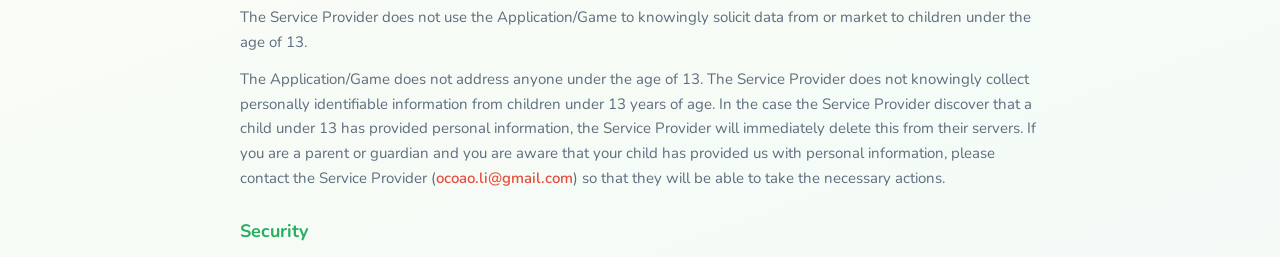
<file: privacy_en.html>
<!DOCTYPE html>
<html>
	<head>
		<meta charset="utf-8">
		<meta name="viewport" content="width=device-width, initial-scale=1" >
		<meta http-equiv="refresh" content="0; URL='privacy/index.html'">
		<title>OcoLee - Privacy Policy</title>
		<link rel="stylesheet" href="css/style.css">
		<link rel="icon" type="image/png" sizes="16x16" href="images/logo_16x16.png">
		<link rel="icon" type="image/png" sizes="32x32" href="images/logo_32x32.png">
		<link rel="icon" type="image/png" sizes="48x48" href="images/logo_48x48.png">
		<link rel="icon" type="image/png" sizes="96x96" href="images/logo_96x96.png">
	</head>
	<body>
		<section class="section">
			<div class="container">
				<h1 class="title has-text-centered">Privacy Policy</h1>
				<br>
				<div class="content">
				<p>
        We recognize that your privacy is extremely important to you. And wholeheartedly protect the security and reliability of your personal information.
				</p>
				<h2 class="subtitle is-4">What information does our app/game obtain and how is it used ?</h2>
        <h3 class="subtitle is-5">Account</h3>
				<p>Our account login function is completed using firebase authentication, provided by Google.</p>
        <p>Of course, you can also use our application directly without logging in</p>
				<h3 class="subtitle is-5">Data Backups</h3>
				<p>We provide two data backup methods, local storage and cloud storage. We use firebase database for cloud storage. After you log in to your account, the application will automatically encrypt and store your data in the cloud.</p>
        <h2 class="subtitle is-4">Analytics</h2>
        <p>Our application may collect some anonymized usage data that are essential for us to deliver our services, to understand your needs, and to improve our services. Such as app launches, taps, clicks, in-app purchases, screen visits, or other information about how users interact with our app. These data are fully anonymized and aggregated and thus not linked to any particular user. To find bugs and maximize stability, we also collect crashes and look at performance reports.</p>
        <h3 class="subtitle is-5">Your query or feedback</h3>
        <p>Your data is truly private and fully under your control. We do not collect any information which identify or allows to identify You, unless You voluntarily provide Us with such data (in particular, when communicating with Our support team, leaving feedback re Your experience with the Apps). We will get your email address when you need support via email or customer support contact form. Through your email, we only provide support or important information to you without any other disturb.</p>
        <h2 class="subtitle is-4">Privacy Policy Change</h2>
        <p>We reserve the right, at our sole discretion, to modify or replace this Policy at any time. Any changes we may make to our privacy policy in the future will be posted on this page. You should check this page from time to time and take note of any changes. You will be deemed to have accepted the updated Privacy Policy if you continue to use the Services after the new Privacy Policy taking effect.</p>
        <h2 class="subtitle is-4">How to Contact Us</h2>
        <p>If you have any question about our privacy policy. Please contact us at <a href="mailto:ocoao.li@gmail.com">ocoao.li@gmail.com</a></p>
				</div>
			</div>
		</section>
		
		<footer class="footer">
			<nav class="breadcrumb is-centered" aria-label="breadcrumbs">
				<ul>
					<li><a href="index.html">Home</a></li>
					<li class="is-active"><a href="privacy_en.html">Privacy Policy</a></li>
					<li><a href="delete-account/index.html">Account Deletion</a></li>
					<li><a href="mailto:ocoao.li@gmail.com">Contact us</a></li>
				</ul>
			</nav>
			<p class="has-text-centered">Copyright © 2026 OcoLee. All Rights Reserved.</p>
		</footer>
	</body>
</html>
</file>
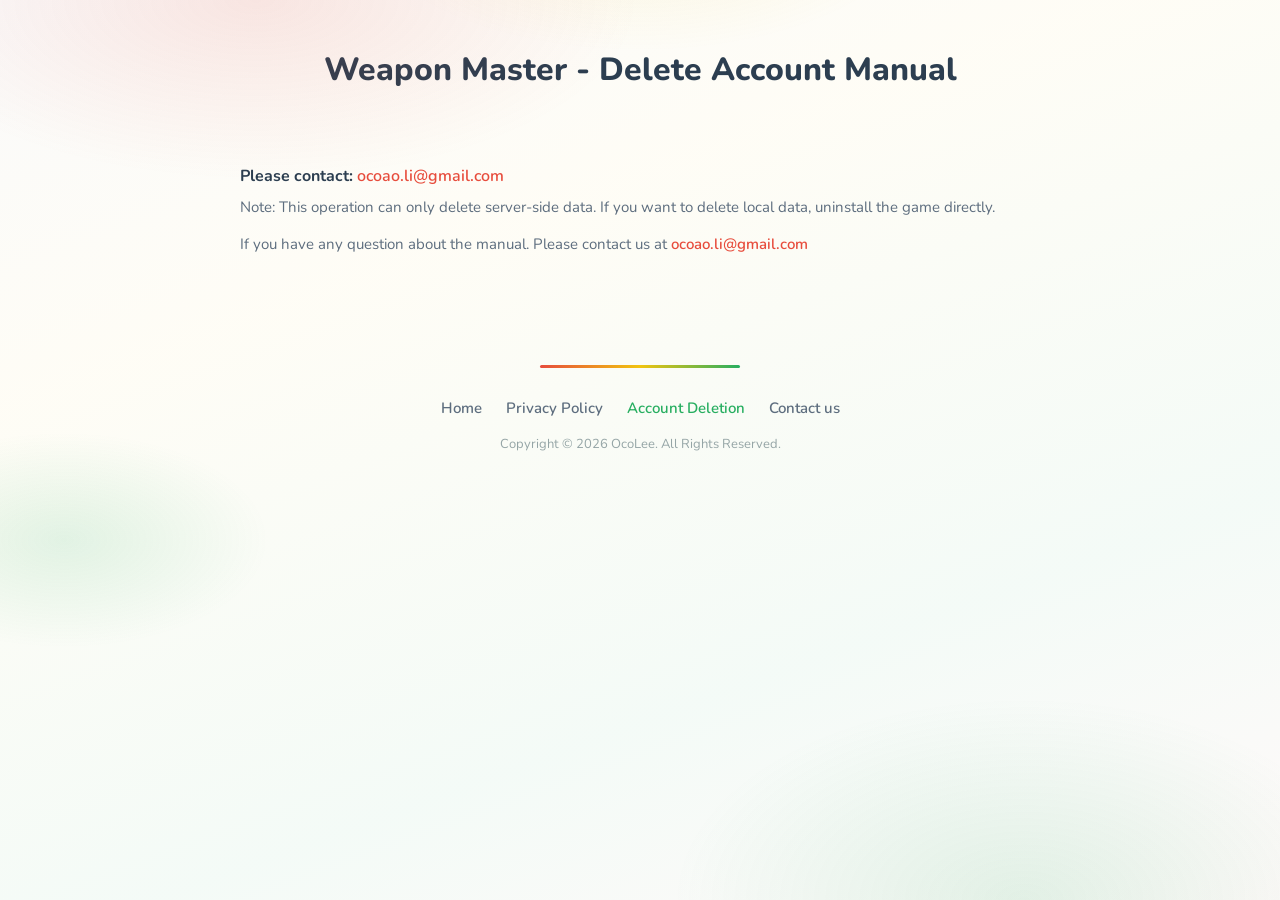
<file: delete-account/me.sjov.game.free.roguelike.bagfight.weaponmaster.html>
<!DOCTYPE html>
<html>
	<head>
		<meta charset="utf-8">
		<meta name="viewport" content="width=device-width, initial-scale=1" >
		<title>Weapon Master - Delete Account Manual</title>
		<link rel="stylesheet" href="../css/style.css">
		<link rel="icon" type="image/png" sizes="16x16" href="../images/logo_16x16.png">
		<link rel="icon" type="image/png" sizes="32x32" href="../images/logo_32x32.png">
		<link rel="icon" type="image/png" sizes="48x48" href="../images/logo_48x48.png">
		<link rel="icon" type="image/png" sizes="96x96" href="../images/logo_96x96.png">
	</head>
	<body>
		<section class="section">
			<div class="container">
				<h1 class="title has-text-centered">Weapon Master - Delete Account Manual</h1>
				<br>
				<div class="content">
				<h2 class="subtitle is-5">Please contact: <a href="mailto:ocoao.li@gmail.com">ocoao.li@gmail.com</a></h2>
        <p>Note: This operation can only delete server-side data. If you want to delete local data, uninstall the game directly.</p>
        <p>If you have any question about the manual. Please contact us at <a href="mailto:ocoao.li@gmail.com">ocoao.li@gmail.com</a></p>
				</div>
			</div>
		</section>
		
		<footer class="footer">
			<nav class="breadcrumb is-centered" aria-label="breadcrumbs">
				<ul>
					<li><a href="../index.html">Home</a></li>
					<li><a href="../privacy/index.html">Privacy Policy</a></li>
					<li class="is-active"><a href="index.html">Account Deletion</a></li>
					<li><a href="mailto:ocoao.li@gmail.com">Contact us</a></li>
				</ul>
			</nav>
			<p class="has-text-centered">Copyright © 2026 OcoLee. All Rights Reserved.</p>
		</footer>
	</body>
</html>
</file>
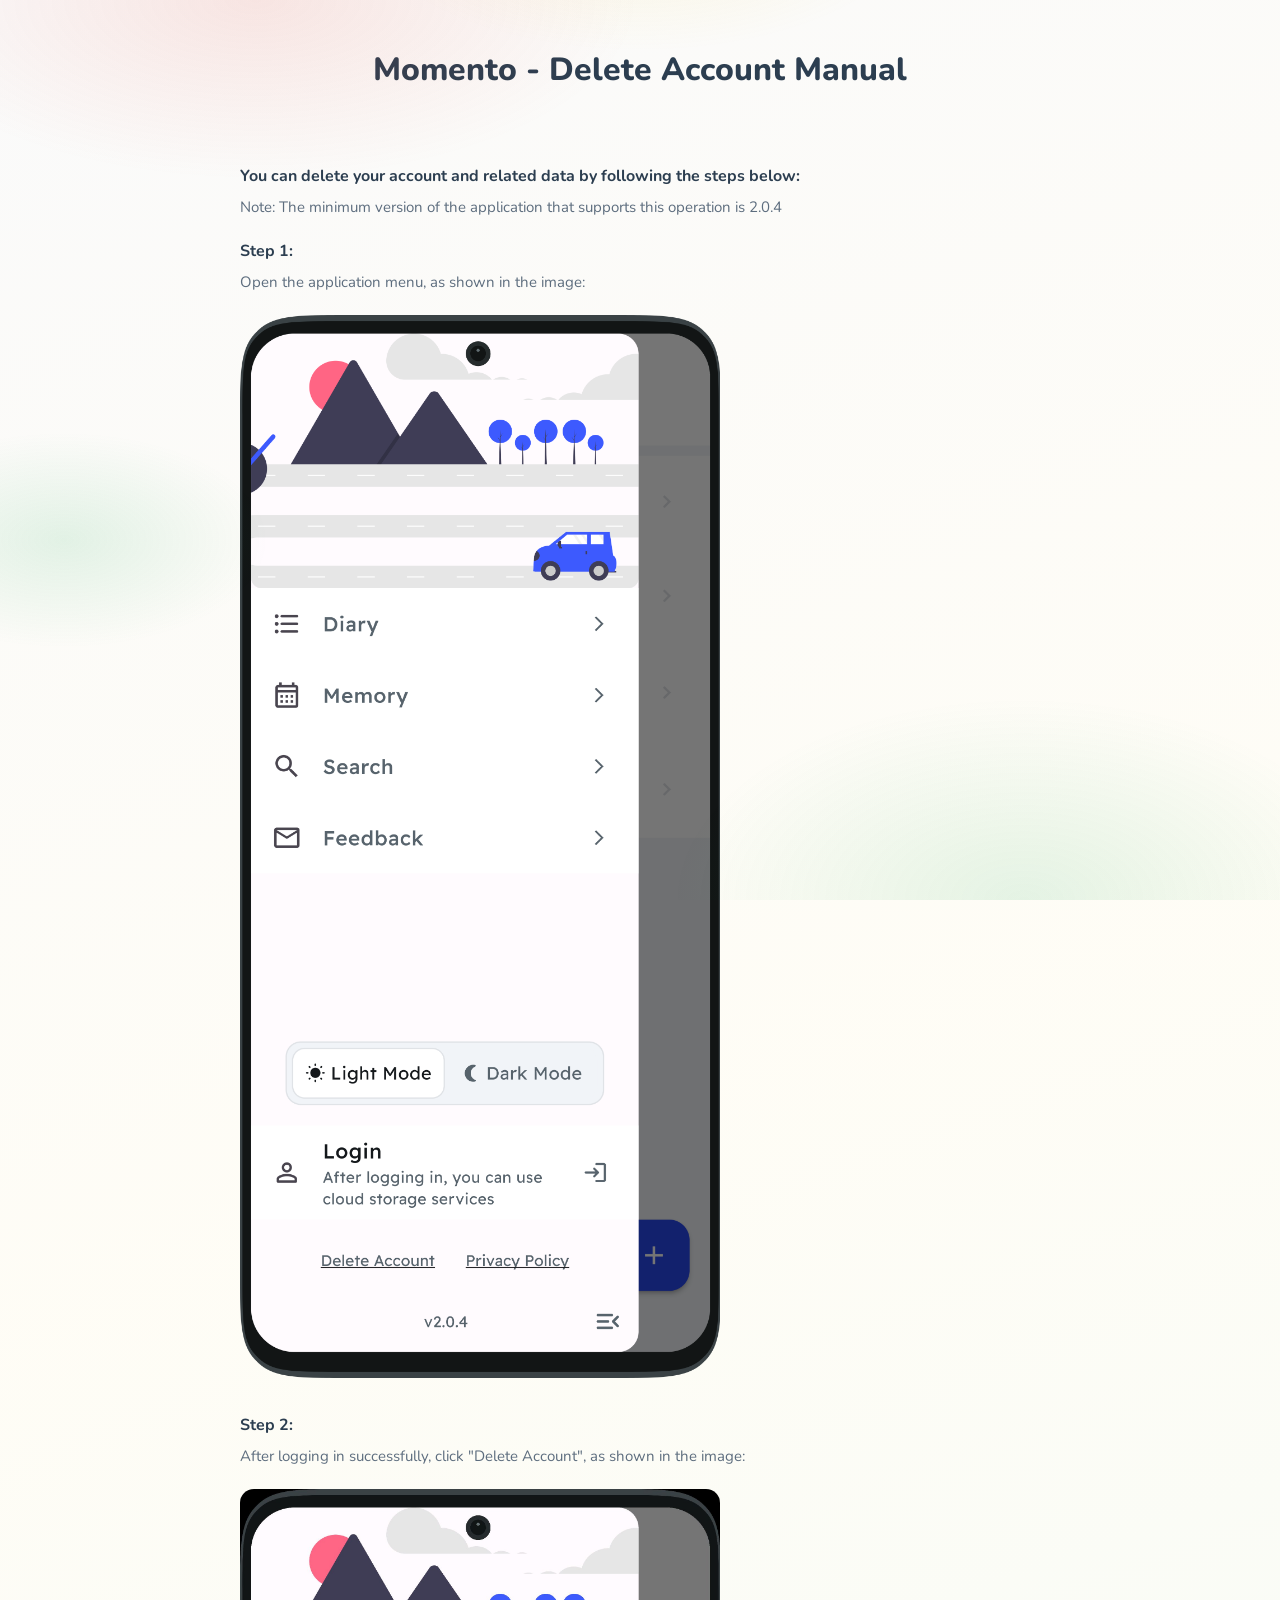
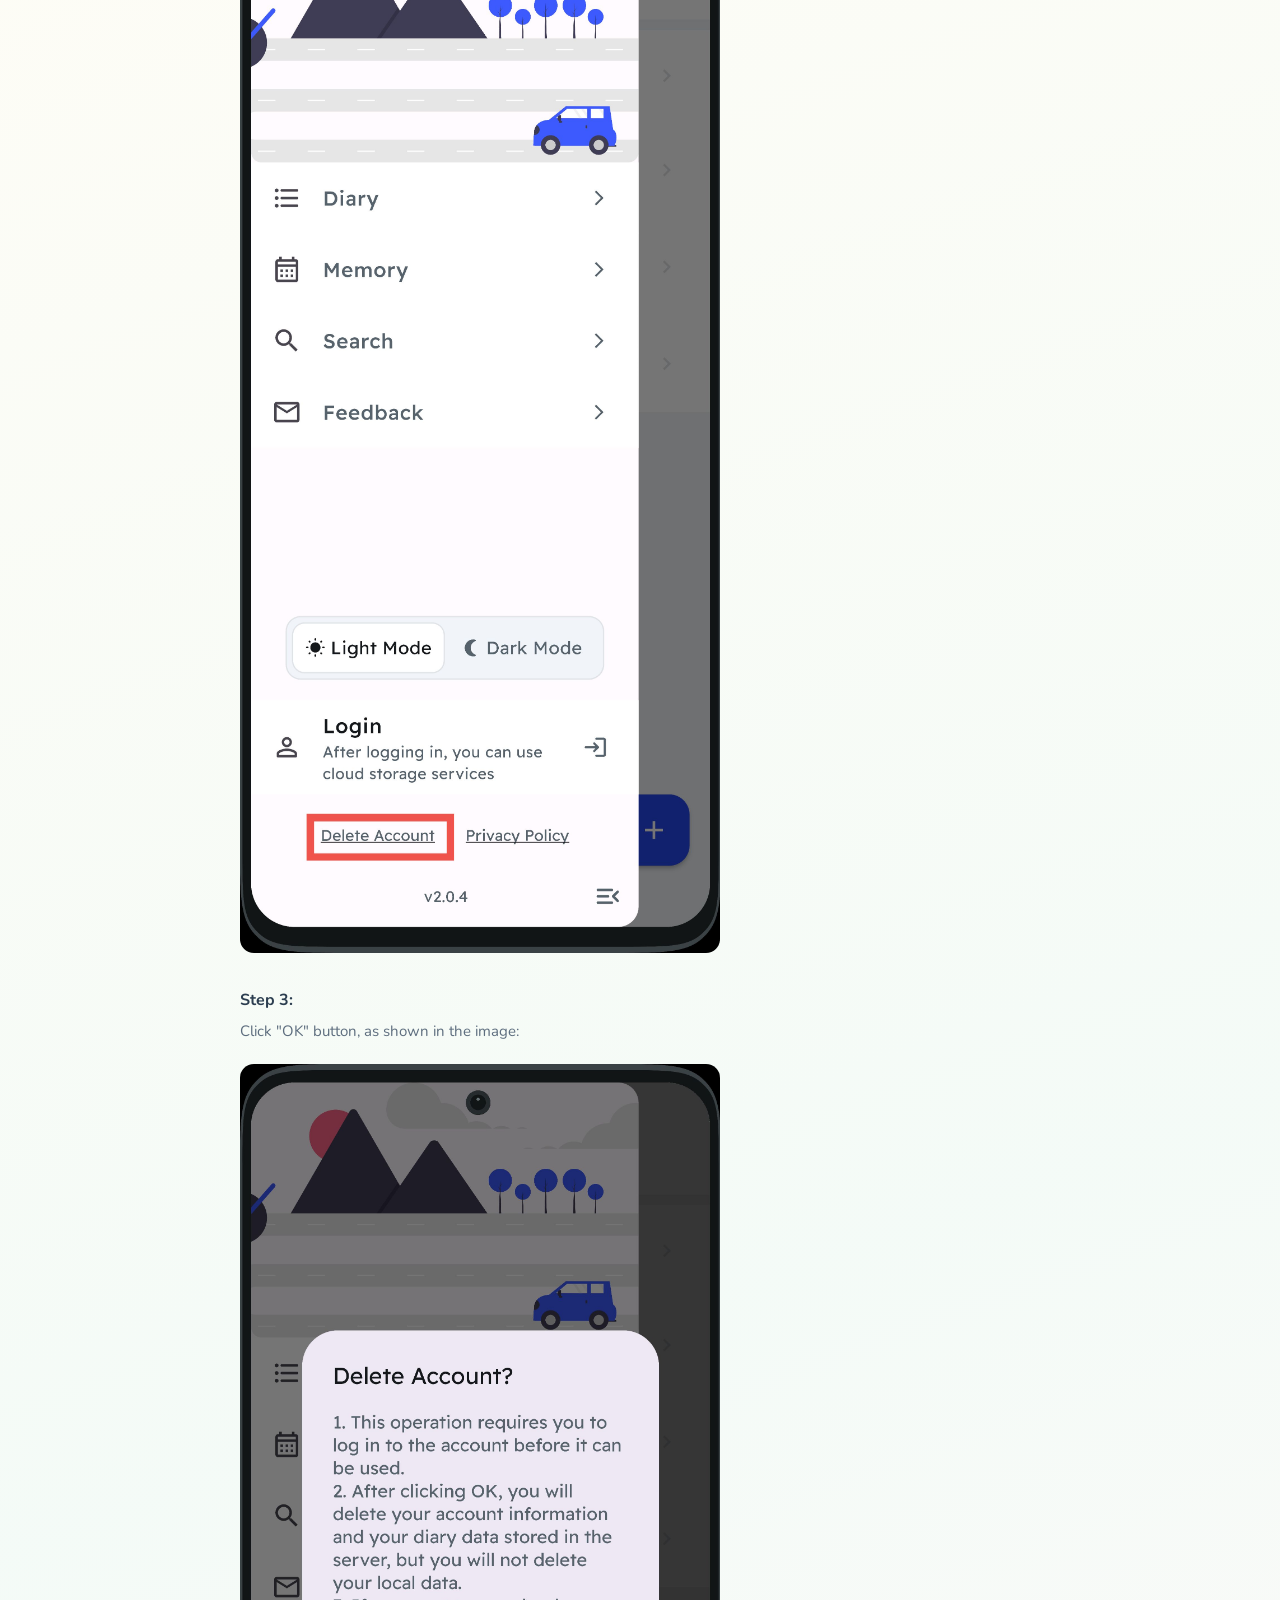
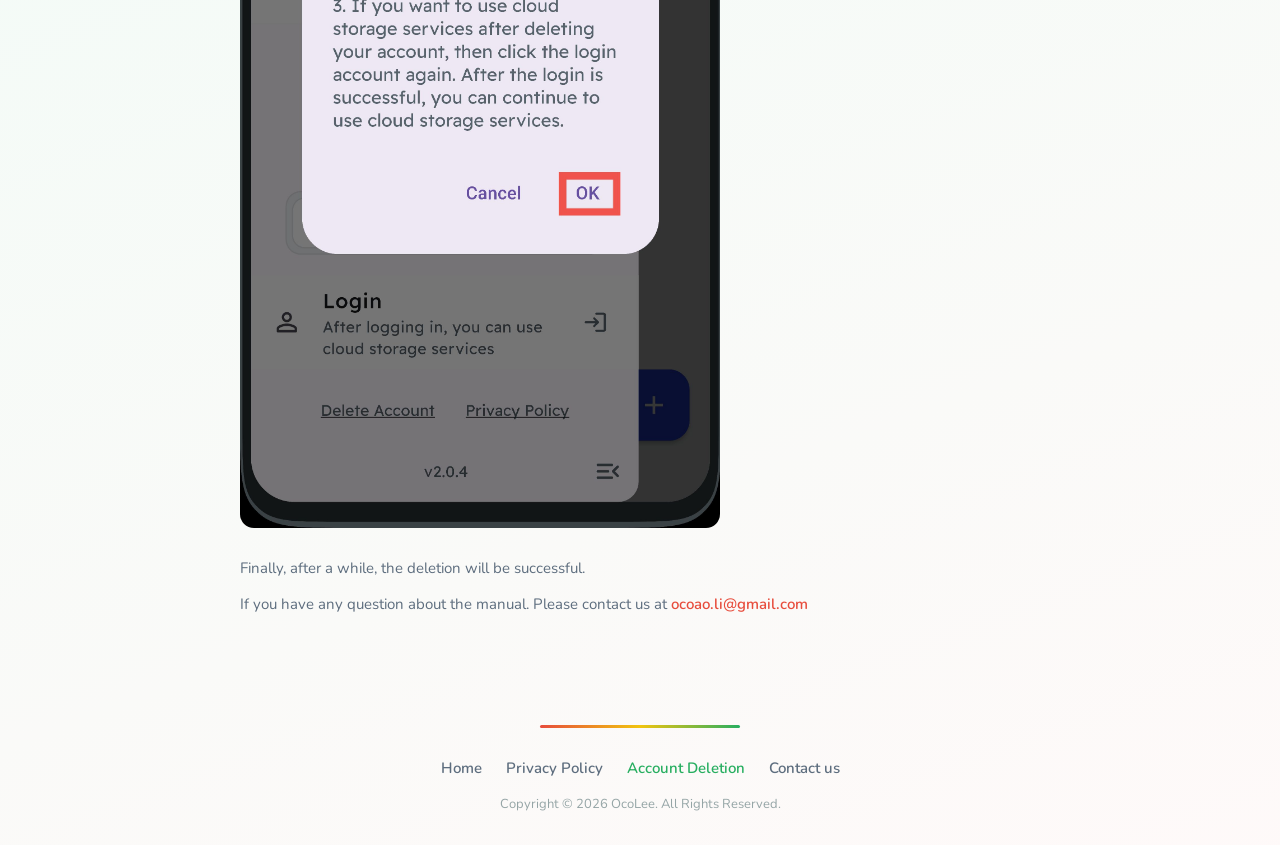
<file: delete-account/momento.html>
<!DOCTYPE html>
<html>
	<head>
		<meta charset="utf-8">
		<meta name="viewport" content="width=device-width, initial-scale=1" >
		<title>Momento - Delete Account Manual</title>
		<link rel="stylesheet" href="../css/style.css">
		<link rel="icon" type="image/png" sizes="16x16" href="../images/logo_16x16.png">
		<link rel="icon" type="image/png" sizes="32x32" href="../images/logo_32x32.png">
		<link rel="icon" type="image/png" sizes="48x48" href="../images/logo_48x48.png">
		<link rel="icon" type="image/png" sizes="96x96" href="../images/logo_96x96.png">
	</head>
	<body>
		<section class="section">
			<div class="container">
				<h1 class="title has-text-centered">Momento - Delete Account Manual</h1>
				<br>
				<div class="content">
				<h2 class="subtitle is-5">You can delete your account and related data by following the steps below:</h2>
        <p>Note: The minimum version of the application that supports this operation is 2.0.4</p>
				<h3 class="subtitle is-5">Step 1:</h3>
				<p>Open the application menu, as shown in the image:</p>
        <p><img src="../images/del_acc_1.png" width="480"></p>
        <h3 class="subtitle is-5">Step 2:</h3>
				<p>After logging in successfully, click "Delete Account", as shown in the image:</p>
        <p><img src="../images/del_acc_2.jpg" width="480"></p>
        <h3 class="subtitle is-5">Step 3:</h3>
				<p>Click "OK" button, as shown in the image:</p>
        <p><img src="../images/del_acc_3.jpg" width="480"></p>
        <p>Finally, after a while, the deletion will be successful.</p>
        <p>If you have any question about the manual. Please contact us at <a href="mailto:ocoao.li@gmail.com">ocoao.li@gmail.com</a></p>
				</div>
			</div>
		</section>
		
		<footer class="footer">
			<nav class="breadcrumb is-centered" aria-label="breadcrumbs">
				<ul>
					<li><a href="../index.html">Home</a></li>
					<li><a href="../privacy/index.html">Privacy Policy</a></li>
					<li class="is-active"><a href="index.html">Account Deletion</a></li>
					<li><a href="mailto:ocoao.li@gmail.com">Contact us</a></li>
				</ul>
			</nav>
			<p class="has-text-centered">Copyright © 2026 OcoLee. All Rights Reserved.</p>
		</footer>
	</body>
</html>
</file>
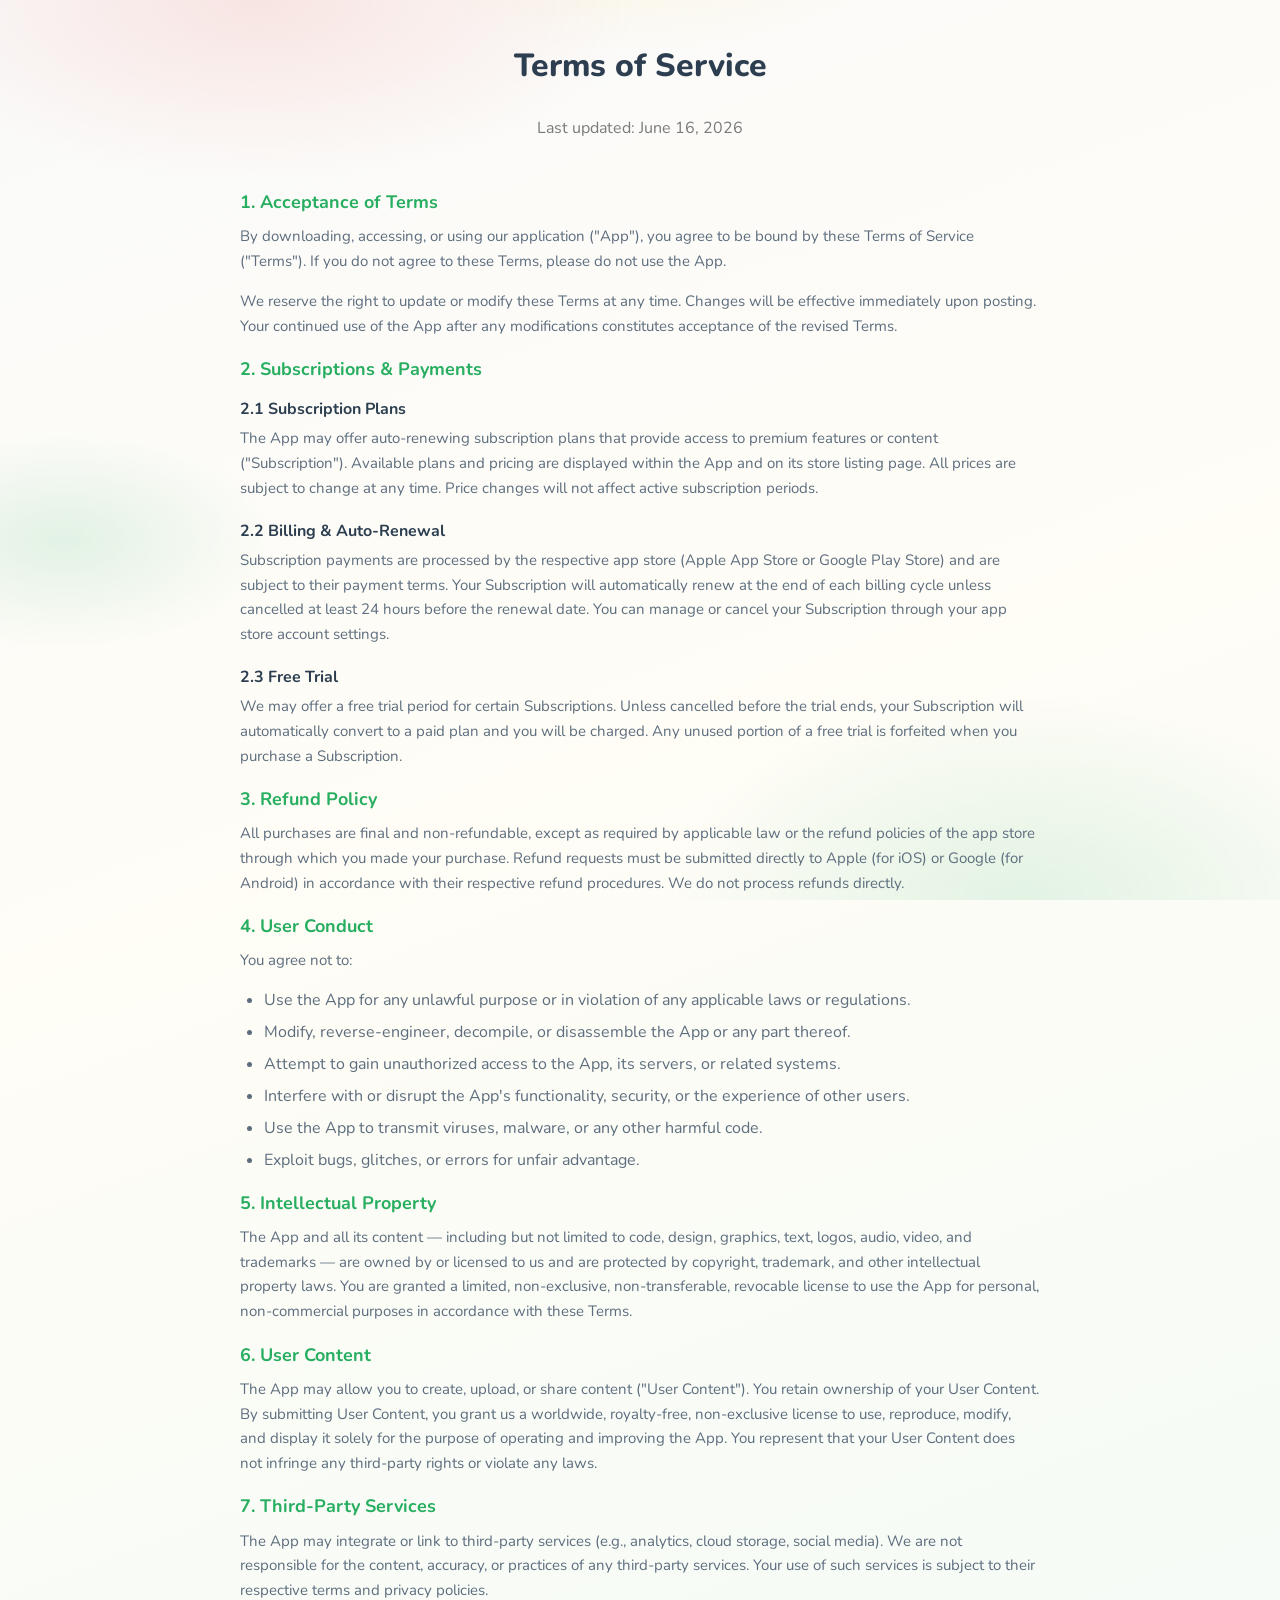
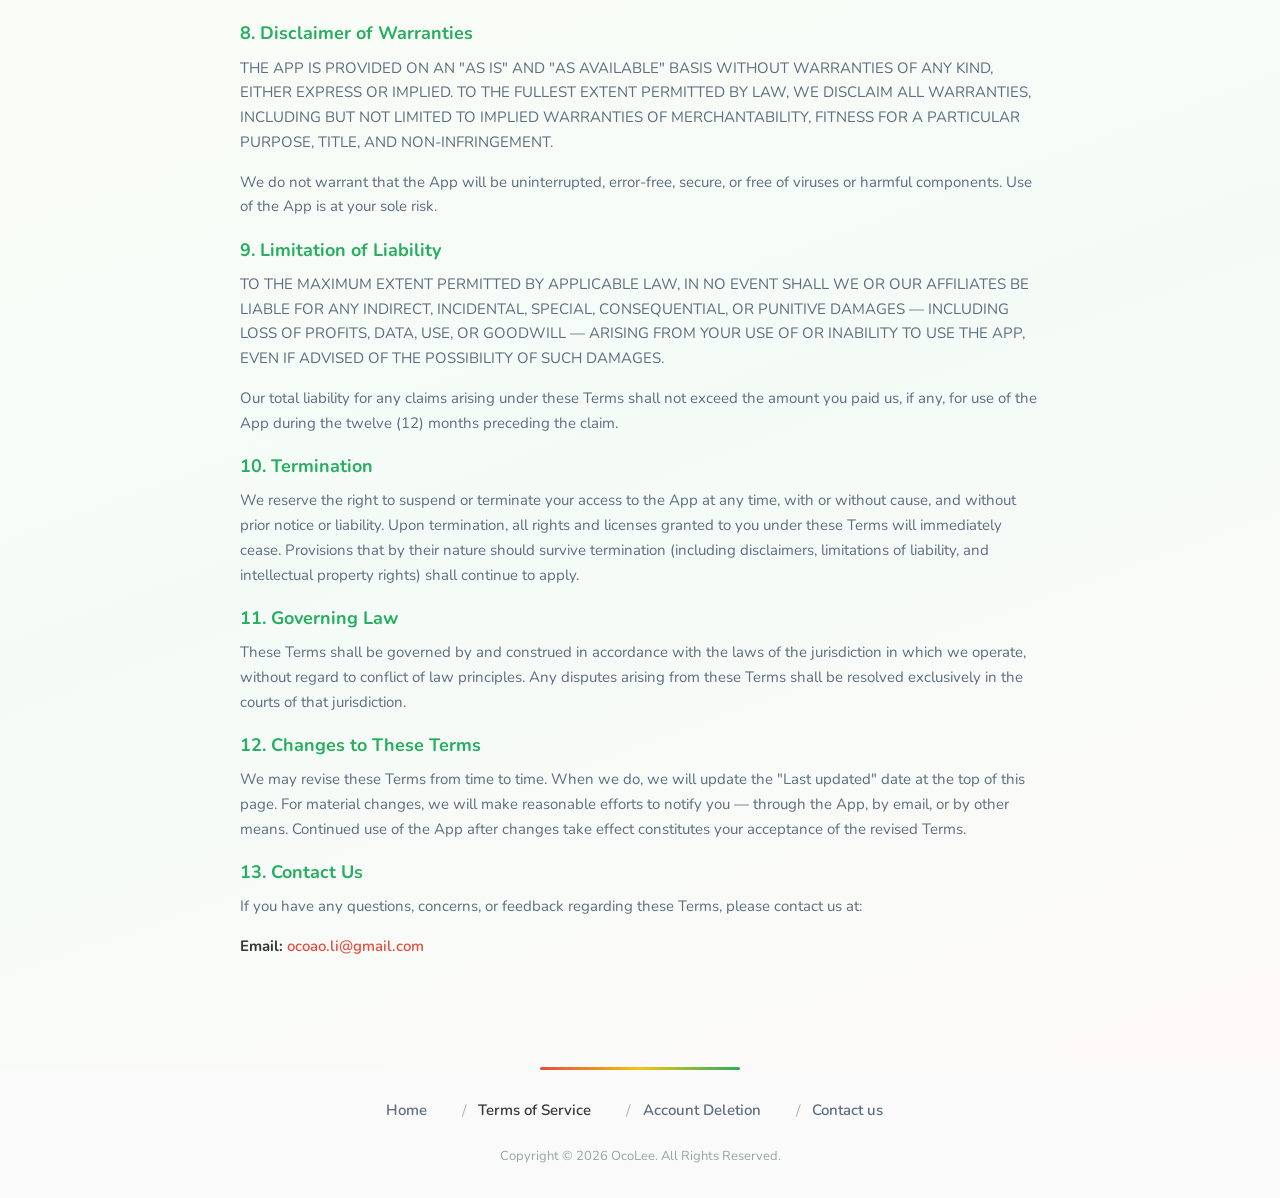
<file: payments/terms.html>
<!DOCTYPE html>
<html lang="en">
	<head>
		<meta charset="utf-8">
		<meta name="viewport" content="width=device-width, initial-scale=1">
		<meta name="description" content="Terms of Service">
		<title>Terms of Service</title>
		<link rel="stylesheet" href="../css/bulma.min.css">
		<link rel="stylesheet" href="../css/style.css">
		<link rel="icon" type="image/png" sizes="16x16" href="../images/logo_16x16.png">
		<link rel="icon" type="image/png" sizes="32x32" href="../images/logo_32x32.png">
		<link rel="icon" type="image/png" sizes="48x48" href="../images/logo_48x48.png">
		<link rel="icon" type="image/png" sizes="96x96" href="../images/logo_96x96.png">
	</head>
	<body>
		<section class="section">
			<div class="container">
				<h1 class="title has-text-centered">Terms of Service</h1>
				<p class="has-text-centered has-text-grey">Last updated: June 16, 2026</p>
				<br>

				<div class="content">

					<h2 class="subtitle is-4">1. Acceptance of Terms</h2>
					<p>
						By downloading, accessing, or using our application ("App"), you agree to be bound by these Terms of Service ("Terms").
						If you do not agree to these Terms, please do not use the App.
					</p>
					<p>
						We reserve the right to update or modify these Terms at any time. Changes will be effective immediately upon posting.
						Your continued use of the App after any modifications constitutes acceptance of the revised Terms.
					</p>

					<h2 class="subtitle is-4">2. Subscriptions &amp; Payments</h2>
					<h3 class="subtitle is-5">2.1 Subscription Plans</h3>
					<p>
						The App may offer auto-renewing subscription plans that provide access to premium features or content ("Subscription").
						Available plans and pricing are displayed within the App and on its store listing page.
						All prices are subject to change at any time. Price changes will not affect active subscription periods.
					</p>

					<h3 class="subtitle is-5">2.2 Billing &amp; Auto-Renewal</h3>
					<p>
						Subscription payments are processed by the respective app store (Apple App Store or Google Play Store) and are subject to their
						payment terms. Your Subscription will automatically renew at the end of each billing cycle unless cancelled at least 24 hours
						before the renewal date. You can manage or cancel your Subscription through your app store account settings.
					</p>

					<h3 class="subtitle is-5">2.3 Free Trial</h3>
					<p>
						We may offer a free trial period for certain Subscriptions. Unless cancelled before the trial ends, your Subscription will
						automatically convert to a paid plan and you will be charged. Any unused portion of a free trial is forfeited when you purchase
						a Subscription.
					</p>

					<h2 class="subtitle is-4">3. Refund Policy</h2>
					<p>
						All purchases are final and non-refundable, except as required by applicable law or the refund policies of the app store
						through which you made your purchase. Refund requests must be submitted directly to Apple (for iOS) or Google (for Android)
						in accordance with their respective refund procedures. We do not process refunds directly.
					</p>

					<h2 class="subtitle is-4">4. User Conduct</h2>
					<p>You agree not to:</p>
					<ul>
						<li>Use the App for any unlawful purpose or in violation of any applicable laws or regulations.</li>
						<li>Modify, reverse-engineer, decompile, or disassemble the App or any part thereof.</li>
						<li>Attempt to gain unauthorized access to the App, its servers, or related systems.</li>
						<li>Interfere with or disrupt the App's functionality, security, or the experience of other users.</li>
						<li>Use the App to transmit viruses, malware, or any other harmful code.</li>
						<li>Exploit bugs, glitches, or errors for unfair advantage.</li>
					</ul>

					<h2 class="subtitle is-4">5. Intellectual Property</h2>
					<p>
						The App and all its content — including but not limited to code, design, graphics, text, logos, audio, video, and trademarks —
						are owned by or licensed to us and are protected by copyright, trademark, and other intellectual property laws.
						You are granted a limited, non-exclusive, non-transferable, revocable license to use the App for personal, non-commercial
						purposes in accordance with these Terms.
					</p>

					<h2 class="subtitle is-4">6. User Content</h2>
					<p>
						The App may allow you to create, upload, or share content ("User Content"). You retain ownership of your User Content.
						By submitting User Content, you grant us a worldwide, royalty-free, non-exclusive license to use, reproduce, modify,
						and display it solely for the purpose of operating and improving the App. You represent that your User Content does not
						infringe any third-party rights or violate any laws.
					</p>

					<h2 class="subtitle is-4">7. Third-Party Services</h2>
					<p>
						The App may integrate or link to third-party services (e.g., analytics, cloud storage, social media). We are not responsible
						for the content, accuracy, or practices of any third-party services. Your use of such services is subject to their respective
						terms and privacy policies.
					</p>

					<h2 class="subtitle is-4">8. Disclaimer of Warranties</h2>
					<p>
						THE APP IS PROVIDED ON AN "AS IS" AND "AS AVAILABLE" BASIS WITHOUT WARRANTIES OF ANY KIND, EITHER EXPRESS OR IMPLIED.
						TO THE FULLEST EXTENT PERMITTED BY LAW, WE DISCLAIM ALL WARRANTIES, INCLUDING BUT NOT LIMITED TO IMPLIED WARRANTIES OF
						MERCHANTABILITY, FITNESS FOR A PARTICULAR PURPOSE, TITLE, AND NON-INFRINGEMENT.
					</p>
					<p>
						We do not warrant that the App will be uninterrupted, error-free, secure, or free of viruses or harmful components.
						Use of the App is at your sole risk.
					</p>

					<h2 class="subtitle is-4">9. Limitation of Liability</h2>
					<p>
						TO THE MAXIMUM EXTENT PERMITTED BY APPLICABLE LAW, IN NO EVENT SHALL WE OR OUR AFFILIATES BE LIABLE FOR ANY INDIRECT,
						INCIDENTAL, SPECIAL, CONSEQUENTIAL, OR PUNITIVE DAMAGES — INCLUDING LOSS OF PROFITS, DATA, USE, OR GOODWILL — ARISING
						FROM YOUR USE OF OR INABILITY TO USE THE APP, EVEN IF ADVISED OF THE POSSIBILITY OF SUCH DAMAGES.
					</p>
					<p>
						Our total liability for any claims arising under these Terms shall not exceed the amount you paid us, if any, for use
						of the App during the twelve (12) months preceding the claim.
					</p>

					<h2 class="subtitle is-4">10. Termination</h2>
					<p>
						We reserve the right to suspend or terminate your access to the App at any time, with or without cause, and without
						prior notice or liability. Upon termination, all rights and licenses granted to you under these Terms will immediately
						cease. Provisions that by their nature should survive termination (including disclaimers, limitations of liability,
						and intellectual property rights) shall continue to apply.
					</p>

					<h2 class="subtitle is-4">11. Governing Law</h2>
					<p>
						These Terms shall be governed by and construed in accordance with the laws of the jurisdiction in which we operate,
						without regard to conflict of law principles. Any disputes arising from these Terms shall be resolved exclusively in
						the courts of that jurisdiction.
					</p>

					<h2 class="subtitle is-4">12. Changes to These Terms</h2>
					<p>
						We may revise these Terms from time to time. When we do, we will update the "Last updated" date at the top of this page.
						For material changes, we will make reasonable efforts to notify you — through the App, by email, or by other means.
						Continued use of the App after changes take effect constitutes your acceptance of the revised Terms.
					</p>

					<h2 class="subtitle is-4">13. Contact Us</h2>
					<p>
						If you have any questions, concerns, or feedback regarding these Terms, please contact us at:
					</p>
					<p>
						<strong>Email:</strong> <a href="mailto:ocoao.li@gmail.com">ocoao.li@gmail.com</a>
					</p>

				</div>
			</div>
		</section>

		<footer class="footer">
			<nav class="breadcrumb is-centered" aria-label="breadcrumbs">
				<ul>
					<li><a href="../index.html">Home</a></li>
					<li class="is-active"><a href="terms.html">Terms of Service</a></li>
					<li><a href="../delete-account/index.html">Account Deletion</a></li>
					<li><a href="mailto:ocoao.li@gmail.com">Contact us</a></li>
				</ul>
			</nav>
			<p class="has-text-centered">Copyright &copy; 2026 OcoLee. All Rights Reserved.</p>
		</footer>
	</body>
</html>
</file>
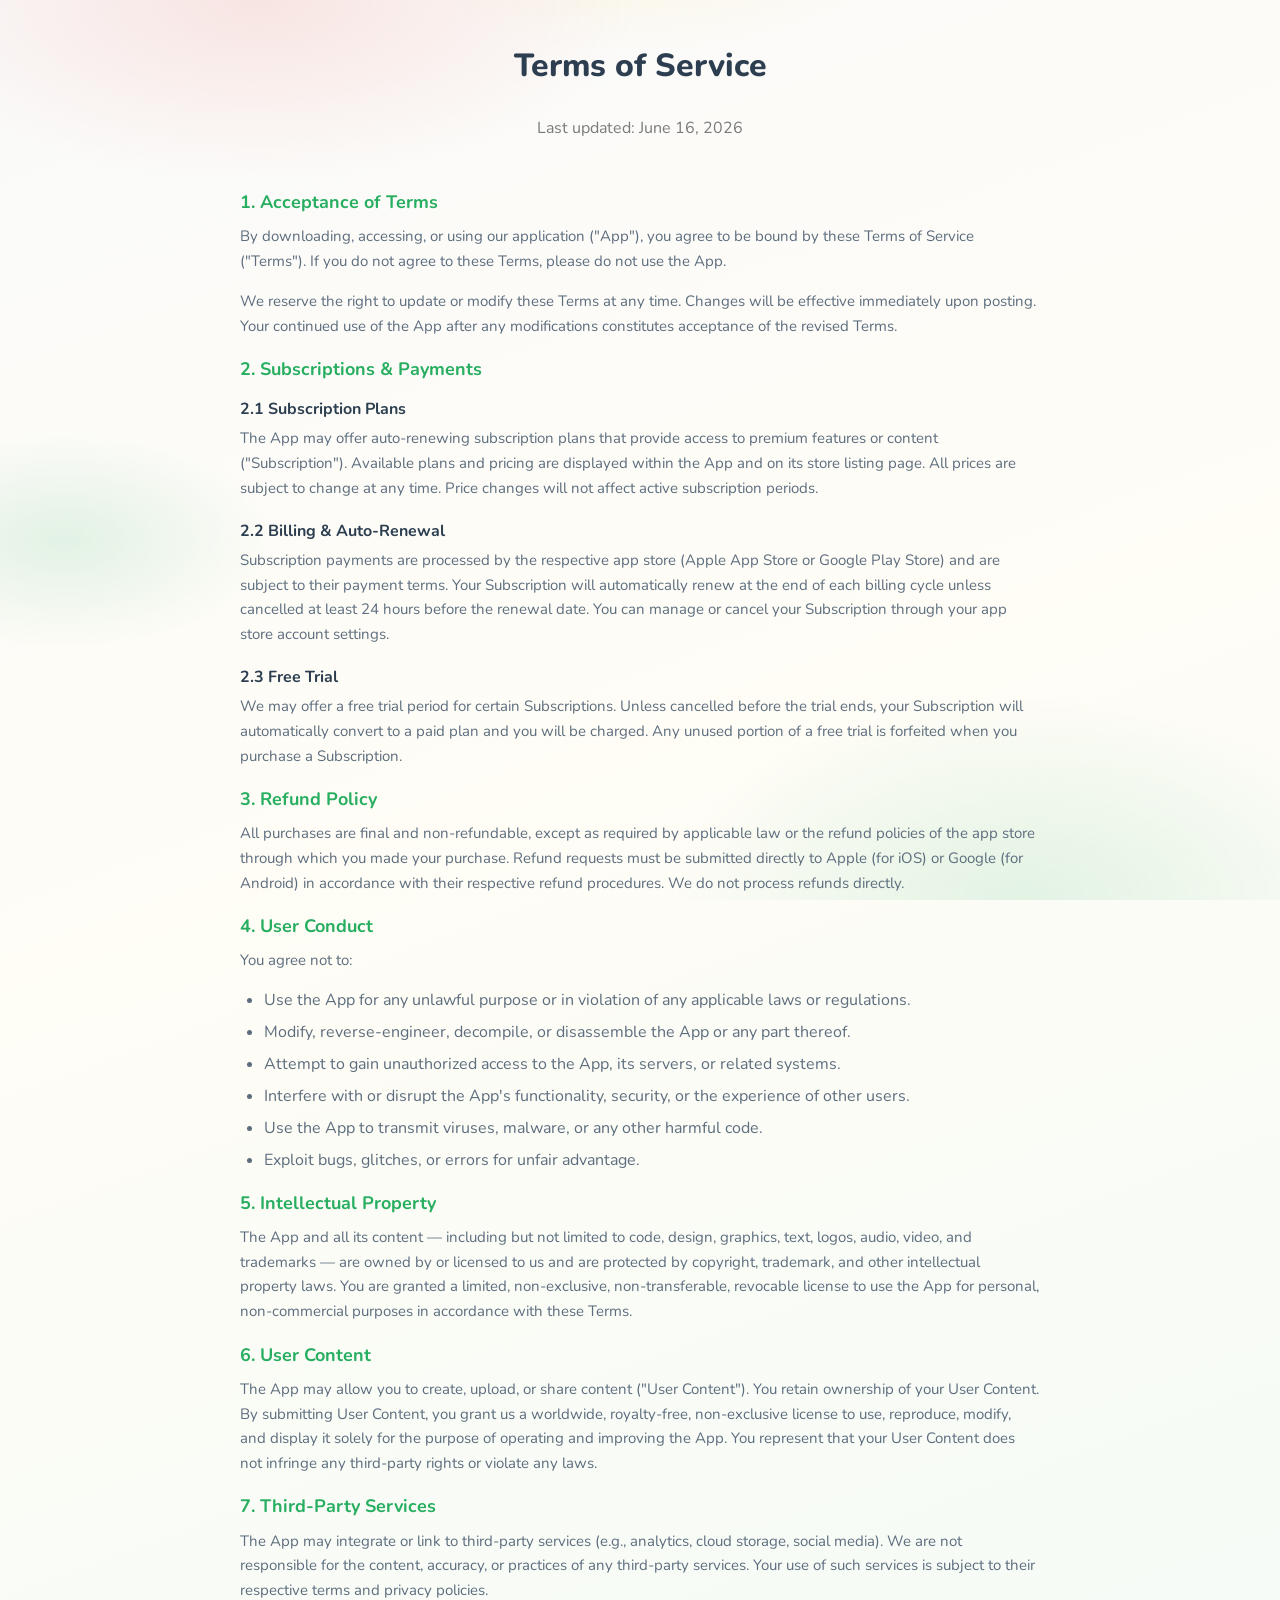
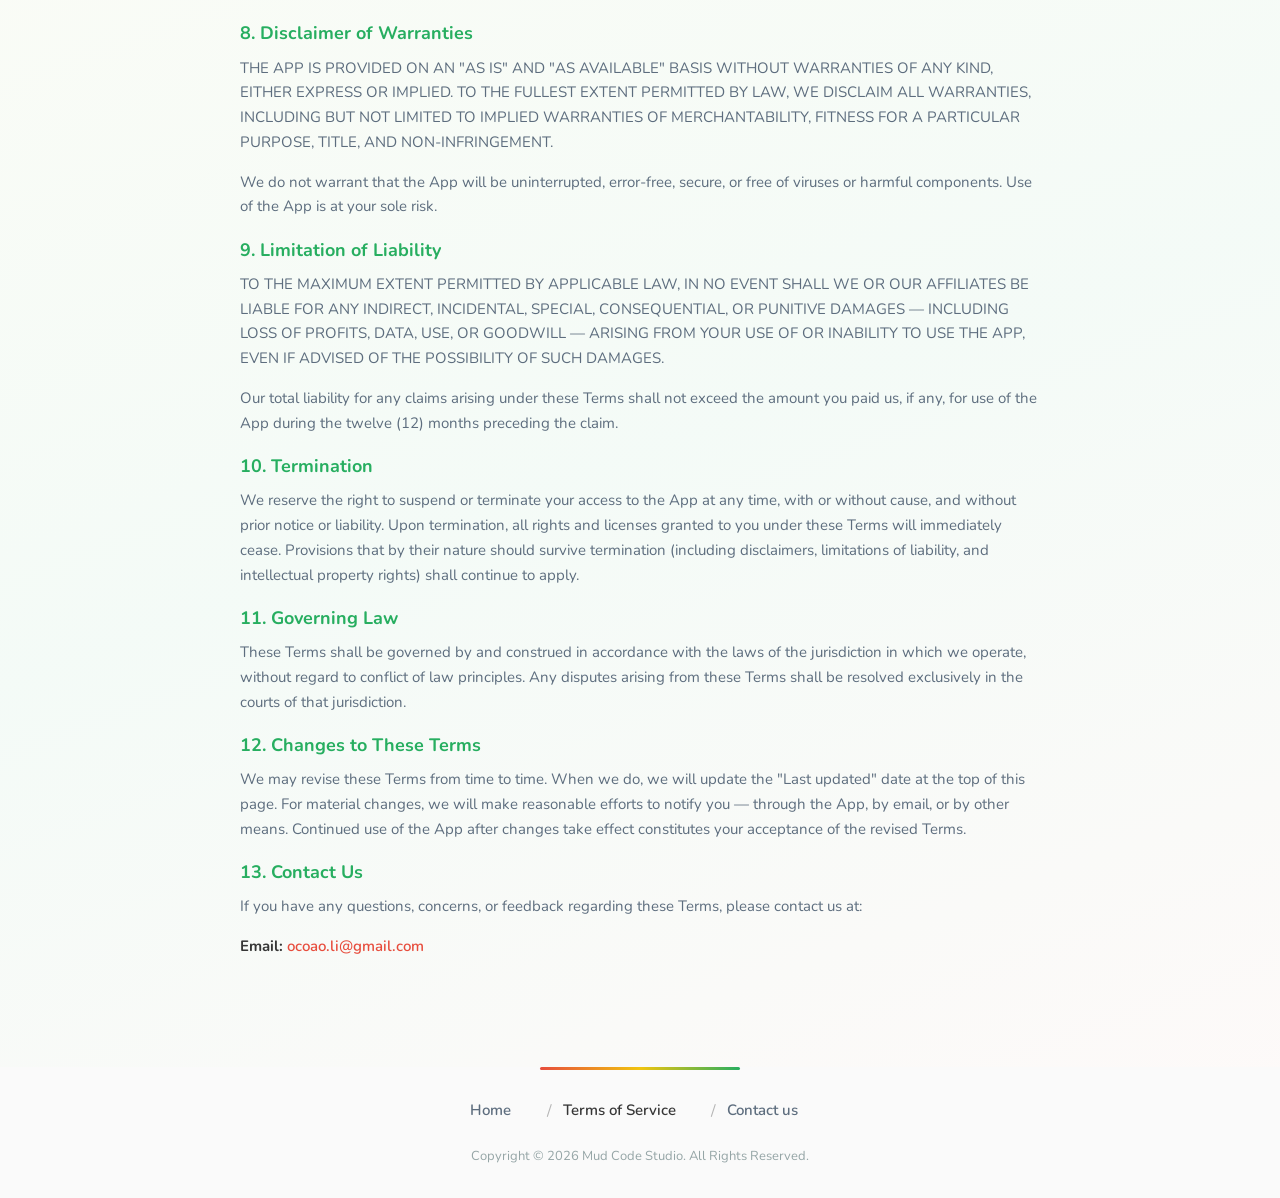
<file: paywall/terms.html>
<!DOCTYPE html>
<html lang="en">
	<head>
		<meta charset="utf-8">
		<meta name="viewport" content="width=device-width, initial-scale=1">
		<meta name="description" content="Terms of Service">
		<title>Terms of Service</title>
		<link rel="stylesheet" href="../css/bulma.min.css">
		<link rel="stylesheet" href="../css/style.css">
		<link rel="icon" type="image/png" sizes="16x16" href="../images/logo_16x16.png">
		<link rel="icon" type="image/png" sizes="32x32" href="../images/logo_32x32.png">
		<link rel="icon" type="image/png" sizes="48x48" href="../images/logo_48x48.png">
		<link rel="icon" type="image/png" sizes="96x96" href="../images/logo_96x96.png">
	</head>
	<body>
		<section class="section">
			<div class="container">
				<h1 class="title has-text-centered">Terms of Service</h1>
				<p class="has-text-centered has-text-grey">Last updated: June 16, 2026</p>
				<br>

				<div class="content">

					<h2 class="subtitle is-4">1. Acceptance of Terms</h2>
					<p>
						By downloading, accessing, or using our application ("App"), you agree to be bound by these Terms of Service ("Terms").
						If you do not agree to these Terms, please do not use the App.
					</p>
					<p>
						We reserve the right to update or modify these Terms at any time. Changes will be effective immediately upon posting.
						Your continued use of the App after any modifications constitutes acceptance of the revised Terms.
					</p>

					<h2 class="subtitle is-4">2. Subscriptions &amp; Payments</h2>
					<h3 class="subtitle is-5">2.1 Subscription Plans</h3>
					<p>
						The App may offer auto-renewing subscription plans that provide access to premium features or content ("Subscription").
						Available plans and pricing are displayed within the App and on its store listing page.
						All prices are subject to change at any time. Price changes will not affect active subscription periods.
					</p>

					<h3 class="subtitle is-5">2.2 Billing &amp; Auto-Renewal</h3>
					<p>
						Subscription payments are processed by the respective app store (Apple App Store or Google Play Store) and are subject to their
						payment terms. Your Subscription will automatically renew at the end of each billing cycle unless cancelled at least 24 hours
						before the renewal date. You can manage or cancel your Subscription through your app store account settings.
					</p>

					<h3 class="subtitle is-5">2.3 Free Trial</h3>
					<p>
						We may offer a free trial period for certain Subscriptions. Unless cancelled before the trial ends, your Subscription will
						automatically convert to a paid plan and you will be charged. Any unused portion of a free trial is forfeited when you purchase
						a Subscription.
					</p>

					<h2 class="subtitle is-4">3. Refund Policy</h2>
					<p>
						All purchases are final and non-refundable, except as required by applicable law or the refund policies of the app store
						through which you made your purchase. Refund requests must be submitted directly to Apple (for iOS) or Google (for Android)
						in accordance with their respective refund procedures. We do not process refunds directly.
					</p>

					<h2 class="subtitle is-4">4. User Conduct</h2>
					<p>You agree not to:</p>
					<ul>
						<li>Use the App for any unlawful purpose or in violation of any applicable laws or regulations.</li>
						<li>Modify, reverse-engineer, decompile, or disassemble the App or any part thereof.</li>
						<li>Attempt to gain unauthorized access to the App, its servers, or related systems.</li>
						<li>Interfere with or disrupt the App's functionality, security, or the experience of other users.</li>
						<li>Use the App to transmit viruses, malware, or any other harmful code.</li>
						<li>Exploit bugs, glitches, or errors for unfair advantage.</li>
					</ul>

					<h2 class="subtitle is-4">5. Intellectual Property</h2>
					<p>
						The App and all its content — including but not limited to code, design, graphics, text, logos, audio, video, and trademarks —
						are owned by or licensed to us and are protected by copyright, trademark, and other intellectual property laws.
						You are granted a limited, non-exclusive, non-transferable, revocable license to use the App for personal, non-commercial
						purposes in accordance with these Terms.
					</p>

					<h2 class="subtitle is-4">6. User Content</h2>
					<p>
						The App may allow you to create, upload, or share content ("User Content"). You retain ownership of your User Content.
						By submitting User Content, you grant us a worldwide, royalty-free, non-exclusive license to use, reproduce, modify,
						and display it solely for the purpose of operating and improving the App. You represent that your User Content does not
						infringe any third-party rights or violate any laws.
					</p>

					<h2 class="subtitle is-4">7. Third-Party Services</h2>
					<p>
						The App may integrate or link to third-party services (e.g., analytics, cloud storage, social media). We are not responsible
						for the content, accuracy, or practices of any third-party services. Your use of such services is subject to their respective
						terms and privacy policies.
					</p>

					<h2 class="subtitle is-4">8. Disclaimer of Warranties</h2>
					<p>
						THE APP IS PROVIDED ON AN "AS IS" AND "AS AVAILABLE" BASIS WITHOUT WARRANTIES OF ANY KIND, EITHER EXPRESS OR IMPLIED.
						TO THE FULLEST EXTENT PERMITTED BY LAW, WE DISCLAIM ALL WARRANTIES, INCLUDING BUT NOT LIMITED TO IMPLIED WARRANTIES OF
						MERCHANTABILITY, FITNESS FOR A PARTICULAR PURPOSE, TITLE, AND NON-INFRINGEMENT.
					</p>
					<p>
						We do not warrant that the App will be uninterrupted, error-free, secure, or free of viruses or harmful components.
						Use of the App is at your sole risk.
					</p>

					<h2 class="subtitle is-4">9. Limitation of Liability</h2>
					<p>
						TO THE MAXIMUM EXTENT PERMITTED BY APPLICABLE LAW, IN NO EVENT SHALL WE OR OUR AFFILIATES BE LIABLE FOR ANY INDIRECT,
						INCIDENTAL, SPECIAL, CONSEQUENTIAL, OR PUNITIVE DAMAGES — INCLUDING LOSS OF PROFITS, DATA, USE, OR GOODWILL — ARISING
						FROM YOUR USE OF OR INABILITY TO USE THE APP, EVEN IF ADVISED OF THE POSSIBILITY OF SUCH DAMAGES.
					</p>
					<p>
						Our total liability for any claims arising under these Terms shall not exceed the amount you paid us, if any, for use
						of the App during the twelve (12) months preceding the claim.
					</p>

					<h2 class="subtitle is-4">10. Termination</h2>
					<p>
						We reserve the right to suspend or terminate your access to the App at any time, with or without cause, and without
						prior notice or liability. Upon termination, all rights and licenses granted to you under these Terms will immediately
						cease. Provisions that by their nature should survive termination (including disclaimers, limitations of liability,
						and intellectual property rights) shall continue to apply.
					</p>

					<h2 class="subtitle is-4">11. Governing Law</h2>
					<p>
						These Terms shall be governed by and construed in accordance with the laws of the jurisdiction in which we operate,
						without regard to conflict of law principles. Any disputes arising from these Terms shall be resolved exclusively in
						the courts of that jurisdiction.
					</p>

					<h2 class="subtitle is-4">12. Changes to These Terms</h2>
					<p>
						We may revise these Terms from time to time. When we do, we will update the "Last updated" date at the top of this page.
						For material changes, we will make reasonable efforts to notify you — through the App, by email, or by other means.
						Continued use of the App after changes take effect constitutes your acceptance of the revised Terms.
					</p>

					<h2 class="subtitle is-4">13. Contact Us</h2>
					<p>
						If you have any questions, concerns, or feedback regarding these Terms, please contact us at:
					</p>
					<p>
						<strong>Email:</strong> <a href="mailto:ocoao.li@gmail.com">ocoao.li@gmail.com</a>
					</p>

				</div>
			</div>
		</section>

		<footer class="footer">
			<nav class="breadcrumb is-centered" aria-label="breadcrumbs">
				<ul>
					<li><a href="../index.html">Home</a></li>
					<li class="is-active"><a href="terms.html">Terms of Service</a></li>
					<li><a href="mailto:ocoao.li@gmail.com">Contact us</a></li>
				</ul>
			</nav>
			<p class="has-text-centered">Copyright &copy; 2026 Mud Code Studio. All Rights Reserved.</p>
		</footer>
	</body>
</html>
</file>
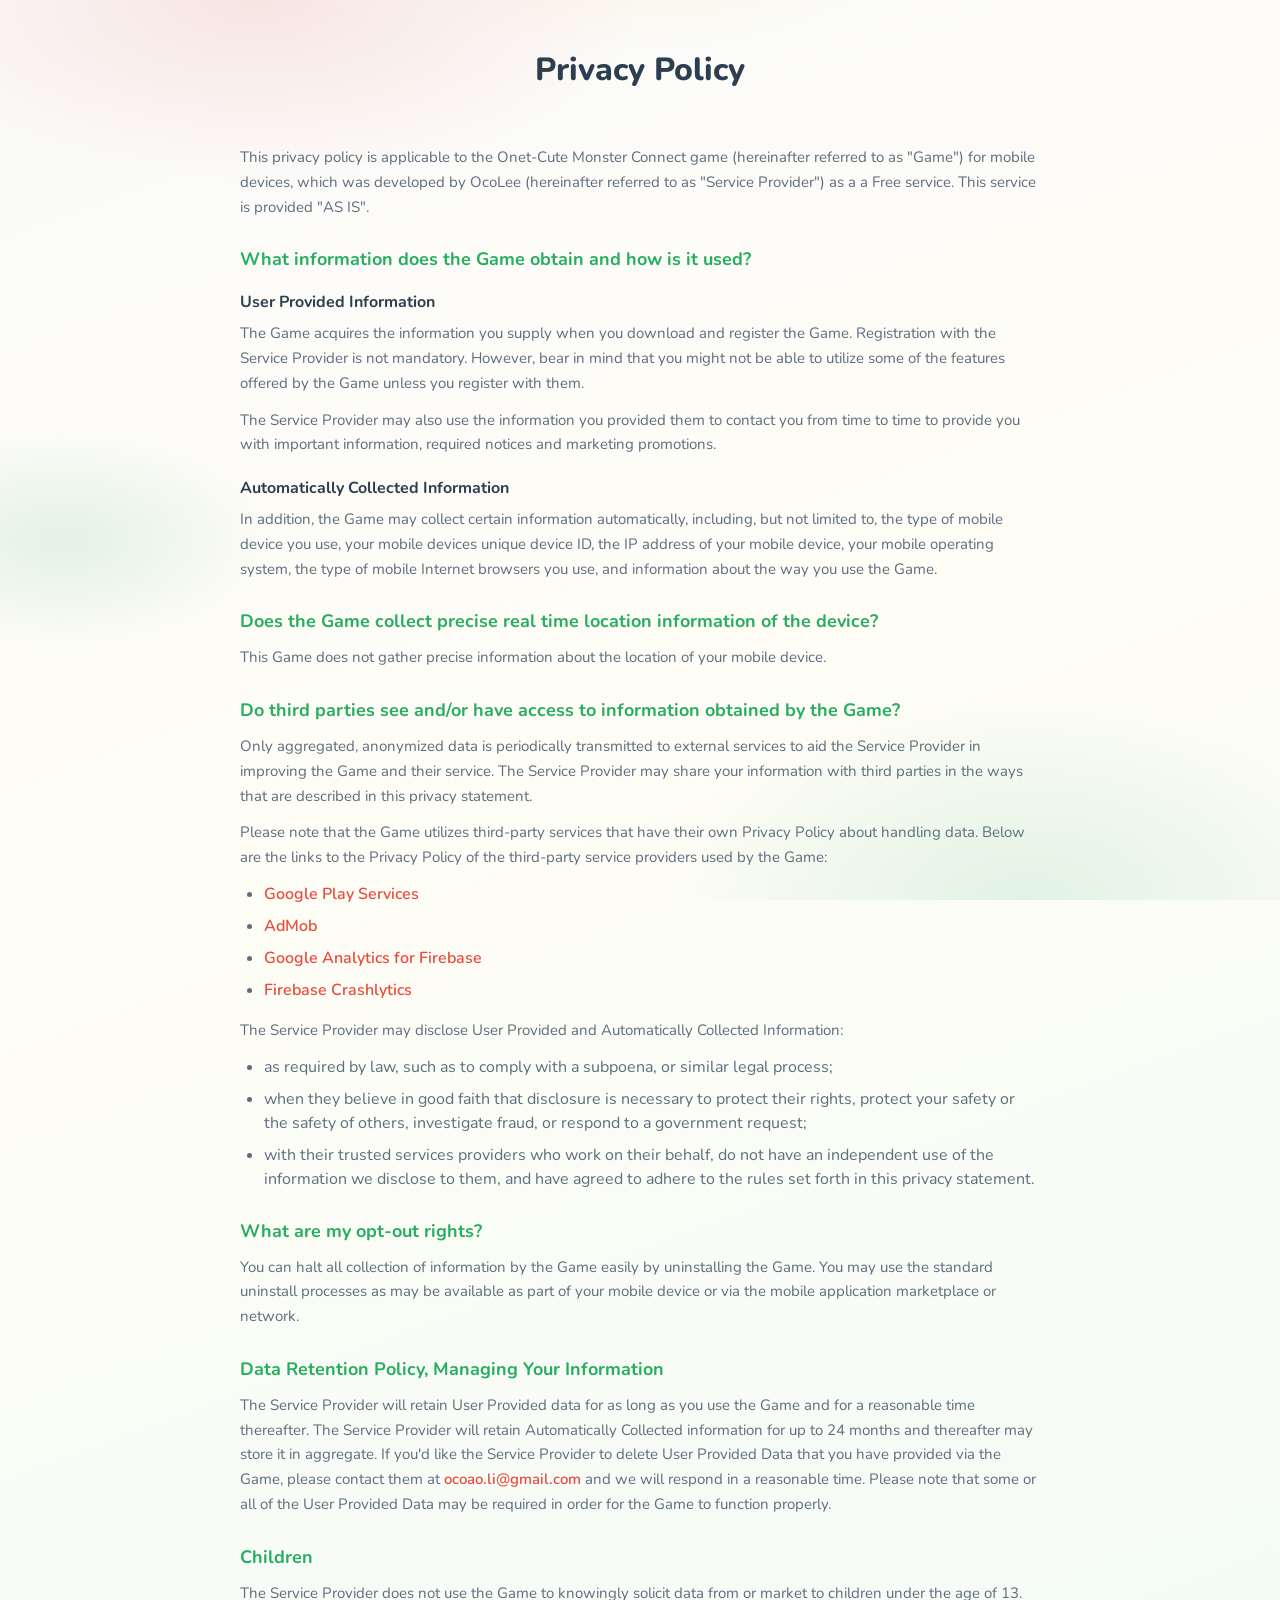
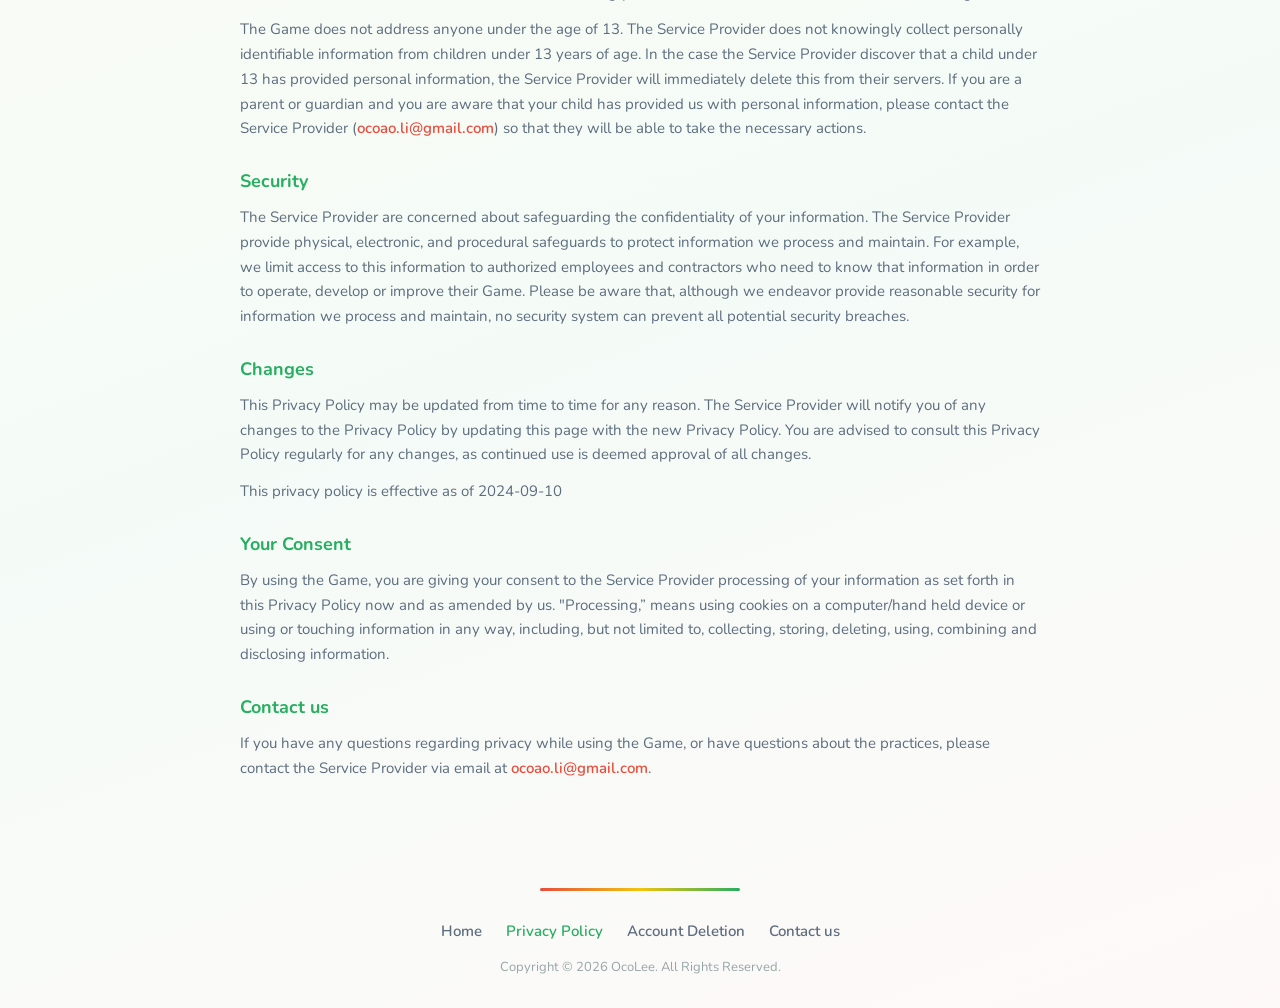
<file: privacy/Onet-Cute_Monster_Connect.html>
<!DOCTYPE html>
<html>
	<head>
		<meta charset="utf-8">
		<meta name="viewport" content="width=device-width, initial-scale=1" >
		<title>Privacy Policy</title>
		<link rel="stylesheet" href="../css/style.css">
		<link rel="icon" type="image/png" sizes="16x16" href="../images/logo_16x16.png">
		<link rel="icon" type="image/png" sizes="32x32" href="../images/logo_32x32.png">
		<link rel="icon" type="image/png" sizes="48x48" href="../images/logo_48x48.png">
		<link rel="icon" type="image/png" sizes="96x96" href="../images/logo_96x96.png">
	</head>
	<body>
		<section class="section">
			<div class="container">
				<h1 class="title has-text-centered">Privacy Policy</h1>
				<br>
				<div class="content">
          <p>
          This privacy policy is applicable to the Onet-Cute Monster Connect game (hereinafter referred to as "Game") for mobile devices, which was developed by OcoLee (hereinafter referred to as "Service Provider") as a a Free service. This service is provided "AS IS".
          </p>
          <h2 class="subtitle is-4">What information does the Game obtain and how is it used?</h2>
          <h3 class="subtitle is-5">User Provided Information</h3>
          <p>The Game acquires the information you supply when you download and register the Game. Registration with the Service Provider is not mandatory. However, bear in mind that you might not be able to utilize some of the features offered by the Game unless you register with them.</p>
          <p>The Service Provider may also use the information you provided them to contact you from time to time to provide you with important information, required notices and marketing promotions.</p>
          <h3 class="subtitle is-5">Automatically Collected Information</h3>
          <p>In addition, the Game may collect certain information automatically, including, but not limited to, the type of mobile device you use, your mobile devices unique device ID, the IP address of your mobile device, your mobile operating system, the type of mobile Internet browsers you use, and information about the way you use the Game.</p>
          <h2 class="subtitle is-4">Does the Game collect precise real time location information of the device?</h2>
          <p>This Game does not gather precise information about the location of your mobile device.</p>
          <h2 class="subtitle is-4">Do third parties see and/or have access to information obtained by the Game?</h2>
          <p>Only aggregated, anonymized data is periodically transmitted to external services to aid the Service Provider in improving the Game and their service. The Service Provider may share your information with third parties in the ways that are described in this privacy statement.</p>
          <p>Please note that the Game utilizes third-party services that have their own Privacy Policy about handling data. Below are the links to the Privacy Policy of the third-party service providers used by the Game:</p>
          <ul>
            <li><a href="https://www.google.com/policies/privacy/" target="_blank" rel="noopener noreferrer">Google Play Services</a></li>
            <li><a href="https://support.google.com/admob/answer/6128543?hl=en" target="_blank" rel="noopener noreferrer">AdMob</a></li>
            <li><a href="https://firebase.google.com/support/privacy" target="_blank" rel="noopener noreferrer">Google Analytics for Firebase</a></li>
            <li><a href="https://firebase.google.com/support/privacy/" target="_blank" rel="noopener noreferrer">Firebase Crashlytics</a></li>
          </ul>
          <p>The Service Provider may disclose User Provided and Automatically Collected Information:</p>
          <ul>
            <li>as required by law, such as to comply with a subpoena, or similar legal process;</li>
            <li>when they believe in good faith that disclosure is necessary to protect their rights, protect your safety or the safety of others, investigate fraud, or respond to a government request;</li>
            <li>with their trusted services providers who work on their behalf, do not have an independent use of the information we disclose to them, and have agreed to adhere to the rules set forth in this privacy statement.</li>
          </ul>
          <h2 class="subtitle is-4">What are my opt-out rights?</h2>
          <p>You can halt all collection of information by the Game easily by uninstalling the Game. You may use the standard uninstall processes as may be available as part of your mobile device or via the mobile application marketplace or network.</p>
          <h2 class="subtitle is-4">Data Retention Policy, Managing Your Information</h2>
          <p>The Service Provider will retain User Provided data for as long as you use the Game and for a reasonable time thereafter. The Service Provider will retain Automatically Collected information for up to 24 months and thereafter may store it in aggregate. If you'd like the Service Provider to delete User Provided Data that you have provided via the Game, please contact them at <a href="mailto:ocoao.li@gmail.com">ocoao.li@gmail.com</a> and we will respond in a reasonable time. Please note that some or all of the User Provided Data may be required in order for the Game to function properly.</p>
          <h2 class="subtitle is-4">Children</h2>
          <p>The Service Provider does not use the Game to knowingly solicit data from or market to children under the age of 13.</p>
          <p>The Game does not address anyone under the age of 13. The Service Provider does not knowingly collect personally identifiable information from children under 13 years of age. In the case the Service Provider discover that a child under 13 has provided personal information, the Service Provider will immediately delete this from their servers. If you are a parent or guardian and you are aware that your child has provided us with personal information, please contact the Service Provider (<a href="mailto:ocoao.li@gmail.com">ocoao.li@gmail.com</a>) so that they will be able to take the necessary actions.</p>
          <h2 class="subtitle is-4">Security</h2>
          <p>The Service Provider are concerned about safeguarding the confidentiality of your information. The Service Provider provide physical, electronic, and procedural safeguards to protect information we process and maintain. For example, we limit access to this information to authorized employees and contractors who need to know that information in order to operate, develop or improve their Game. Please be aware that, although we endeavor provide reasonable security for information we process and maintain, no security system can prevent all potential security breaches.</p>
          <h2 class="subtitle is-4">Changes</h2>
          <p>This Privacy Policy may be updated from time to time for any reason. The Service Provider will notify you of any changes to the Privacy Policy by updating this page with the new Privacy Policy. You are advised to consult this Privacy Policy regularly for any changes, as continued use is deemed approval of all changes.</p>
          <p>This privacy policy is effective as of 2024-09-10</p>
          <h2 class="subtitle is-4">Your Consent</h2>
          <p>By using the Game, you are giving your consent to the Service Provider processing of your information as set forth in this Privacy Policy now and as amended by us. "Processing,” means using cookies on a computer/hand held device or using or touching information in any way, including, but not limited to, collecting, storing, deleting, using, combining and disclosing information.</p>
          <h2 class="subtitle is-4">Contact us</h2>
          <p>If you have any questions regarding privacy while using the Game, or have questions about the practices, please contact the Service Provider via email at <a href="mailto:ocoao.li@gmail.com">ocoao.li@gmail.com</a>.</p>
				</div>
			</div>
		</section>
		
		<footer class="footer">
			<nav class="breadcrumb is-centered" aria-label="breadcrumbs">
				<ul>
					<li><a href="../index.html">Home</a></li>
					<li class="is-active"><a href="Onet-Cute_Monster_Connect.html">Privacy Policy</a></li>
					<li><a href="../delete-account/index.html">Account Deletion</a></li>
					<li><a href="mailto:ocoao.li@gmail.com">Contact us</a></li>
				</ul>
			</nav>
			<p class="has-text-centered">Copyright © 2026 OcoLee. All Rights Reserved.</p>
		</footer>
	</body>
</html>
</file>
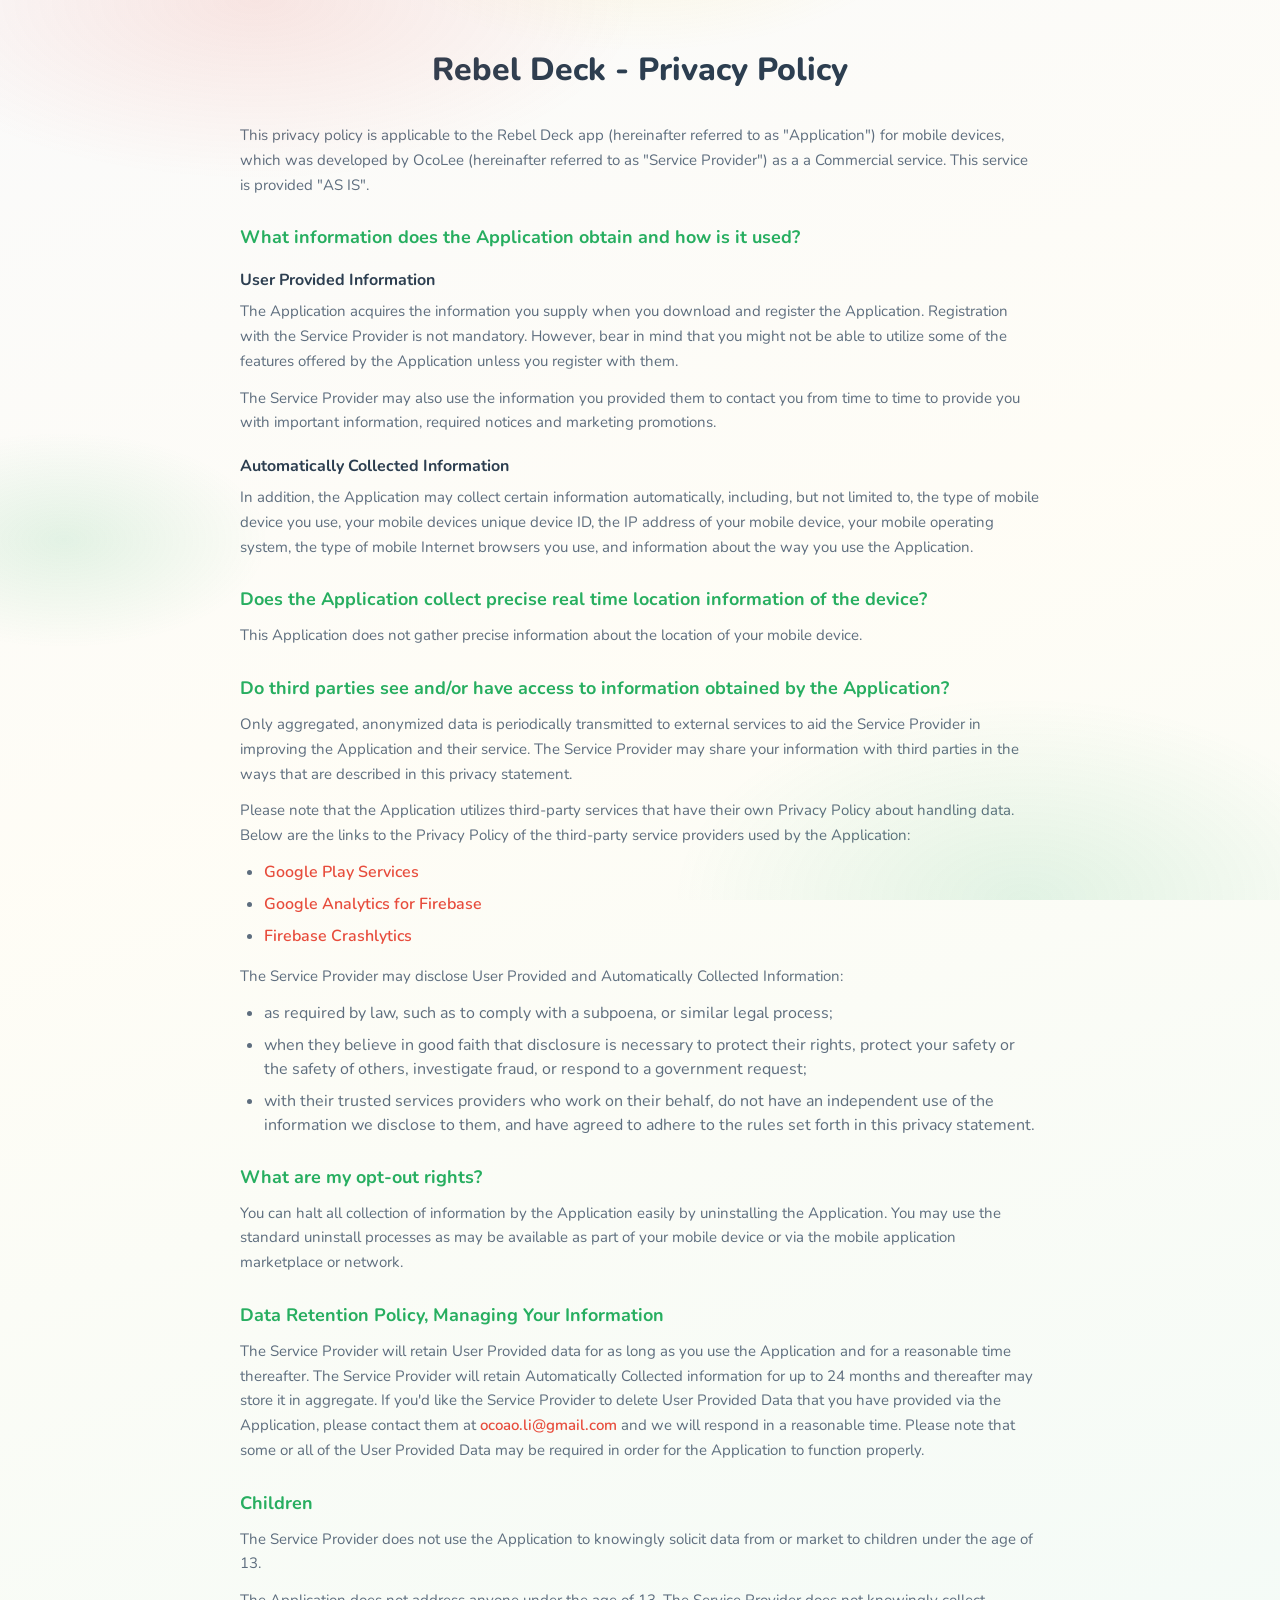
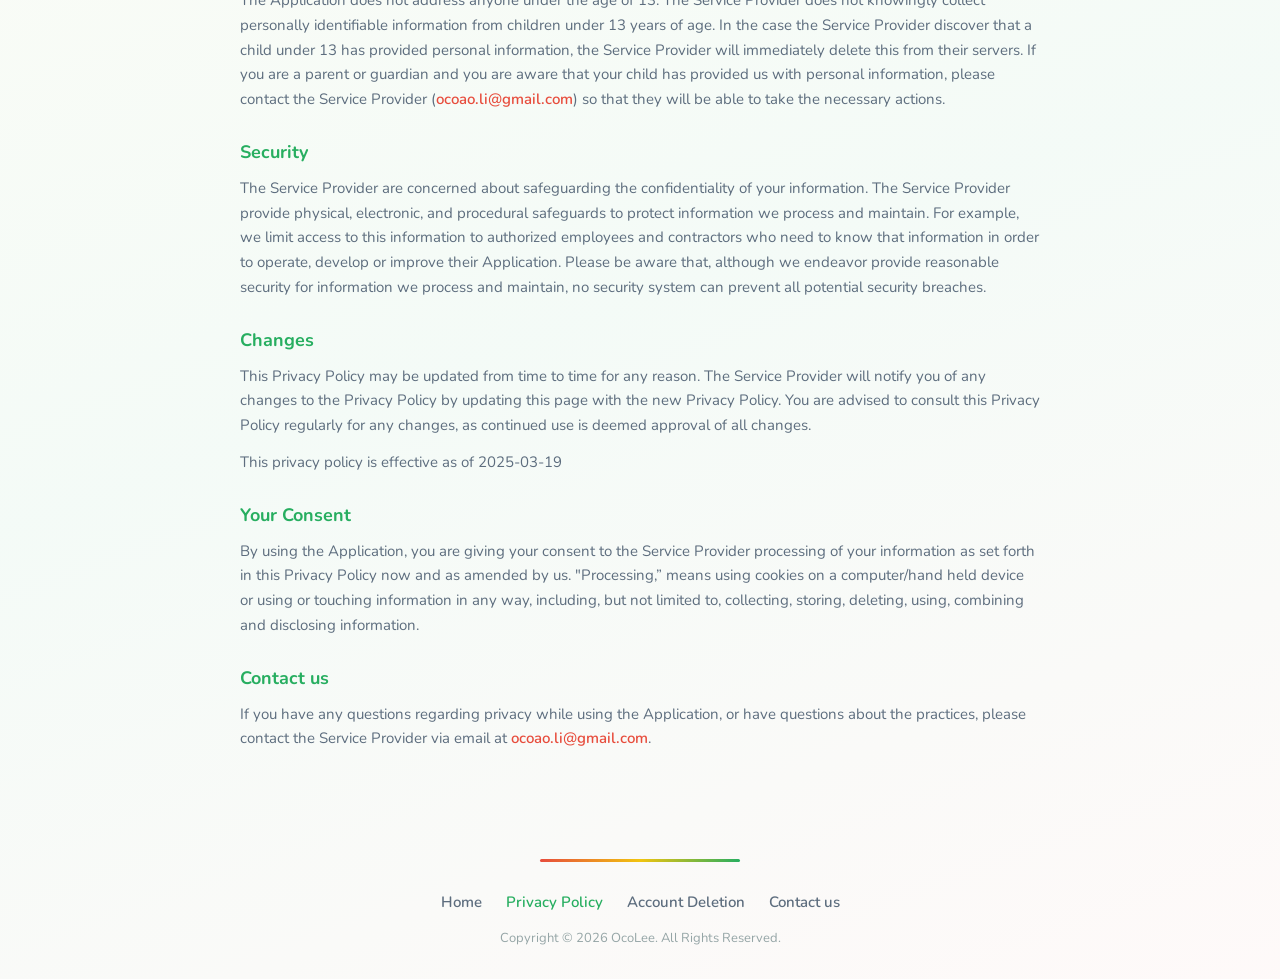
<file: privacy/Rebel-Deck.html>
<!DOCTYPE html>
<html>
  <head>
    <meta charset='utf-8'>
    <meta name='viewport' content='width=device-width, initial-scale=1'>
    <title>Rebel Deck - Privacy Policy</title>
    <link rel="stylesheet" href="../css/style.css">
    <link rel="icon" type="image/png" sizes="16x16" href="../images/logo_16x16.png">
    <link rel="icon" type="image/png" sizes="32x32" href="../images/logo_32x32.png">
    <link rel="icon" type="image/png" sizes="48x48" href="../images/logo_48x48.png">
    <link rel="icon" type="image/png" sizes="96x96" href="../images/logo_96x96.png">
  </head>
  <body>
      <section class="section">
        <div class="container">
          <h1 class="title has-text-centered">Rebel Deck - Privacy Policy</h1>
          <div class="content">
            <p>This privacy policy is applicable to the Rebel Deck app (hereinafter referred to as "Application") for mobile devices, which was developed by OcoLee (hereinafter referred to as "Service Provider") as a a Commercial service. This service is provided "AS IS".</p>
            <h2 class="subtitle is-4">What information does the Application obtain and how is it used?</h2>
            <h3 class="subtitle is-5">User Provided Information</h3>
            <p>The Application acquires the information you supply when you download and register the Application. Registration with the Service Provider is not mandatory. However, bear in mind that you might not be able to utilize some of the features offered by the Application unless you register with them.</p>
            <p>The Service Provider may also use the information you provided them to contact you from time to time to provide you with important information, required notices and marketing promotions.</p>
            <h3 class="subtitle is-5">Automatically Collected Information </h3>
            <p>In addition, the Application may collect certain information automatically, including, but not limited to, the type of mobile device you use, your mobile devices unique device ID, the IP address of your mobile device, your mobile operating system, the type of mobile Internet browsers you use, and information about the way you use the Application.</p>
            <h2 class="subtitle is-4">Does the Application collect precise real time location information of the device?</h2>
            <p>This Application does not gather precise information about the location of your mobile device.</p>
            <h2 class="subtitle is-4">Do third parties see and/or have access to information obtained by the Application?</h2>
            <p>Only aggregated, anonymized data is periodically transmitted to external services to aid the Service Provider in improving the Application and their service. The Service Provider may share your information with third parties in the ways that are described in this privacy statement.</p>
            <p>Please note that the Application utilizes third-party services that have their own Privacy Policy about handling data. Below are the links to the Privacy Policy of the third-party service providers used by the Application:</p>
            <ul>
              <li><a href="https://www.google.com/policies/privacy/" target="_blank" rel="noopener noreferrer">Google Play Services</a></li>
              <li><a href="https://firebase.google.com/support/privacy" target="_blank" rel="noopener noreferrer">Google Analytics for Firebase</a></li>
              <li><a href="https://firebase.google.com/support/privacy/" target="_blank" rel="noopener noreferrer">Firebase Crashlytics</a></li>
            </ul>
            <p>The Service Provider may disclose User Provided and Automatically Collected Information:</p>
            <ul>
              <li>as required by law, such as to comply with a subpoena, or similar legal process;</li>
              <li>when they believe in good faith that disclosure is necessary to protect their rights, protect your safety or the safety of others, investigate fraud, or respond to a government request;</li>
              <li>with their trusted services providers who work on their behalf, do not have an independent use of the information we disclose to them, and have agreed to adhere to the rules set forth in this privacy statement.</li>
            </ul>
            <h2 class="subtitle is-4">What are my opt-out rights?</h2>
            <p>You can halt all collection of information by the Application easily by uninstalling the Application. You may use the standard uninstall processes as may be available as part of your mobile device or via the mobile application marketplace or network.</p>
            <h2 class="subtitle is-4">Data Retention Policy, Managing Your Information</h2>
            <p>The Service Provider will retain User Provided data for as long as you use the Application and for a reasonable time thereafter. The Service Provider will retain Automatically Collected information for up to 24 months and thereafter may store it in aggregate. If you'd like the Service Provider to delete User Provided Data that you have provided via the Application, please contact them at <a href="mailto:ocoao.li@gmail.com">ocoao.li@gmail.com</a> and we will respond in a reasonable time. Please note that some or all of the User Provided Data may be required in order for the Application to function properly.</p>
            <h2 class="subtitle is-4">Children</h2>
            <p>The Service Provider does not use the Application to knowingly solicit data from or market to children under the age of 13.</p>
            <p>The Application does not address anyone under the age of 13.
The Service Provider does not knowingly collect personally
identifiable information from children under 13 years of age. In the case
the Service Provider discover that a child under 13 has provided
personal information, the Service Provider will immediately
delete this from their servers. If you are a parent or guardian
and you are aware that your child has provided us with
personal information, please contact the Service Provider (<a href="mailto:ocoao.li@gmail.com">ocoao.li@gmail.com</a>) so that
they will be able to take the necessary actions.</p>
            <h2 class="subtitle is-4">Security</h2>
            <p>The Service Provider are concerned about safeguarding the confidentiality of your information. The Service Provider provide physical, electronic, and procedural safeguards to protect information we process and maintain. For example, we limit access to this information to authorized employees and contractors who need to know that information in order to operate, develop or improve their Application. Please be aware that, although we endeavor provide reasonable security for information we process and maintain, no security system can prevent all potential security breaches.</p>
            <h2 class="subtitle is-4">Changes</h2>
            <p>This Privacy Policy may be updated from time to time for any reason. The Service Provider will notify you of any changes to the Privacy Policy by updating this page with the new Privacy Policy. You are advised to consult this Privacy Policy regularly for any changes, as continued use is deemed approval of all changes.</p>
            <p>This privacy policy is effective as of 2025-03-19</p>
            <h2 class="subtitle is-4">Your Consent</h2>
            <p>By using the Application, you are giving your consent to the Service Provider processing of your information as set forth in this Privacy Policy now and as amended by us. "Processing,” means using cookies on a computer/hand held device or using or touching information in any way, including, but not limited to, collecting, storing, deleting, using, combining and disclosing information.</p>
            <h2 class="subtitle is-4">Contact us</h2>
            <p>If you have any questions regarding privacy while using the Application, or have questions about the practices, please contact the Service Provider via email at <a href="mailto:ocoao.li@gmail.com">ocoao.li@gmail.com</a>.</p>
          </div>
        </div>
      </section>
      
      <footer class="footer">
      <nav class="breadcrumb is-centered" aria-label="breadcrumbs">
        <ul>
          <li><a href="../index.html">Home</a></li>
          <li class="is-active"><a href="index.html">Privacy Policy</a></li>
          <li><a href="../delete-account/index.html">Account Deletion</a></li>
          <li><a href="mailto:ocoao.li@gmail.com">Contact us</a></li>
        </ul>
      </nav>
      <p class="has-text-centered">Copyright © 2026 OcoLee. All Rights Reserved.</p>
    </footer>
  </body>
</html>
</file>
<file: css/style.css>
/* OcoLee - 基于 Logo 红黄绿配色 */
@import url('https://fonts.googleapis.com/css2?family=Nunito:wght@400;600;700;800&display=swap');

/* Logo 主色：红 #e74c3c | 黄 #f1c40f | 绿 #27ae60 */
:root {
  --logo-red: #e74c3c;
  --logo-yellow: #f1c40f;
  --logo-green: #27ae60;
  --red-soft: rgba(231, 76, 60, 0.12);
  --yellow-soft: rgba(241, 196, 15, 0.12);
  --green-soft: rgba(39, 174, 96, 0.12);
  --bg-main: #fafafa;
  --bg-card: #ffffff;
  --bg-card-hover: #fffef8;
  --text-primary: #2c3e50;
  --text-secondary: #5d6d7e;
  --text-muted: #95a5a6;
  --shadow-soft: 0 4px 20px rgba(44, 62, 80, 0.06);
  --shadow-red: 0 8px 32px rgba(231, 76, 60, 0.2);
  --shadow-green: 0 8px 32px rgba(39, 174, 96, 0.2);
  --radius-sm: 14px;
  --radius-lg: 24px;
  --radius-xl: 32px;
  --radius-pill: 999px;
}

* {
  box-sizing: border-box;
}

html {
  scroll-behavior: smooth;
}

body {
  font-family: 'Nunito', -apple-system, BlinkMacSystemFont, sans-serif;
  background: linear-gradient(160deg, 
    var(--bg-main) 0%, 
    rgba(241, 196, 15, 0.04) 30%, 
    rgba(39, 174, 96, 0.05) 70%,
    rgba(231, 76, 60, 0.03) 100%);
  color: var(--text-primary);
  margin: 0;
  min-height: 100vh;
  overflow-x: hidden;
}

/* 背景 - Logo 三色柔和光晕 */
body::before {
  content: '';
  position: fixed;
  top: 0;
  left: 0;
  right: 0;
  bottom: 0;
  background: 
    radial-gradient(ellipse 60% 40% at 20% 0%, var(--red-soft) 0%, transparent 50%),
    radial-gradient(ellipse 50% 35% at 50% -10%, var(--yellow-soft) 0%, transparent 45%),
    radial-gradient(ellipse 55% 45% at 80% 100%, var(--green-soft) 0%, transparent 50%),
    radial-gradient(ellipse 40% 30% at 5% 60%, var(--green-soft) 0%, transparent 40%);
  pointer-events: none;
  z-index: 0;
}

/* 主容器 */
.main-wrap {
  position: relative;
  z-index: 1;
  max-width: 1200px;
  margin: 0 auto;
  padding: 2rem 1.5rem 4rem;
}

/* Hero 区域 */
.hero {
  text-align: center;
  padding: 3rem 0 4rem;
}

.hero-logo {
  width: 110px;
  height: 110px;
  margin-bottom: 1.5rem;
  filter: drop-shadow(0 6px 20px rgba(231, 76, 60, 0.2)) 
          drop-shadow(0 4px 12px rgba(241, 196, 15, 0.15))
          drop-shadow(0 4px 12px rgba(39, 174, 96, 0.15));
  transition: transform 0.4s cubic-bezier(0.34, 1.56, 0.64, 1);
}

.hero-logo:hover {
  transform: scale(1.1);
}

.hero-title {
  font-family: 'Nunito', sans-serif;
  font-size: clamp(2rem, 5vw, 3rem);
  font-weight: 800;
  letter-spacing: -0.02em;
  background: linear-gradient(90deg, var(--logo-red), var(--logo-yellow), var(--logo-green));
  background-size: 200% auto;
  -webkit-background-clip: text;
  -webkit-text-fill-color: transparent;
  background-clip: text;
  margin: 0 0 0.5rem;
}

.hero-tagline {
  font-size: 1.125rem;
  font-weight: 600;
  color: var(--text-secondary);
  margin: 0;
  opacity: 0.9;
}

/* 标签页 - 红黄绿渐变 */
.tabs-wrap {
  display: flex;
  gap: 0.75rem;
  margin-bottom: 2rem;
}

.tab-btn {
  font-family: 'Nunito', sans-serif;
  font-size: 1rem;
  font-weight: 700;
  padding: 0.75rem 1.5rem;
  color: var(--text-secondary);
  background: var(--bg-card);
  border: 2px solid rgba(44, 62, 80, 0.08);
  border-radius: var(--radius-pill);
  cursor: pointer;
  transition: all 0.3s cubic-bezier(0.34, 1.56, 0.64, 1);
  box-shadow: var(--shadow-soft);
}

.tab-btn:hover {
  border-color: var(--logo-yellow);
  color: var(--logo-red);
  transform: translateY(-2px);
  box-shadow: 0 6px 24px var(--yellow-soft);
}

.tab-btn.is-active {
  color: #fff;
  background: var(--logo-green);
  border-color: var(--logo-green);
  box-shadow: 0 4px 20px var(--green-soft);
}

.tab-btn.is-active:hover {
  transform: translateY(-2px);
  box-shadow: 0 6px 24px var(--green-soft);
}

/* 游戏网格 */
.games-grid {
  display: grid;
  grid-template-columns: repeat(auto-fill, minmax(280px, 1fr));
  gap: 1.5rem;
}

.tab-pane:not(.is-active) {
  display: none !important;
}

.tab-pane.is-active {
  display: grid !important;
}

.game-card {
  position: relative;
  background: var(--bg-card);
  border: 2px solid rgba(44, 62, 80, 0.06);
  border-radius: var(--radius-lg);
  overflow: hidden;
  transition: all 0.4s cubic-bezier(0.34, 1.56, 0.64, 1);
  display: flex;
  flex-direction: column;
  box-shadow: var(--shadow-soft);
}

.game-card:hover {
  background: var(--bg-card-hover);
  border-color: rgba(39, 174, 96, 0.4);
  transform: translateY(-8px) scale(1.02);
  box-shadow: var(--shadow-green);
}

.game-card-link {
  text-decoration: none;
  color: inherit;
  display: flex;
  flex-direction: column;
  height: 100%;
  flex: 1;
}

.game-card-icon-wrap {
  padding: 1.75rem;
  display: flex;
  justify-content: center;
  align-items: center;
  min-height: 170px;
  background: linear-gradient(180deg, 
    var(--yellow-soft) 0%, 
    var(--green-soft) 50%,
    var(--red-soft) 100%);
}

.game-card-icon {
  width: 100px;
  height: 100px;
  border-radius: 22px;
  object-fit: cover;
  box-shadow: 0 4px 16px rgba(0, 0, 0, 0.08);
  transition: transform 0.3s cubic-bezier(0.34, 1.56, 0.64, 1);
}

.game-card:hover .game-card-icon {
  transform: scale(1.1);
}

.game-card-body {
  padding: 1.25rem 1.5rem;
  flex: 1;
}

.game-card-title {
  font-family: 'Nunito', sans-serif;
  font-size: 1.125rem;
  font-weight: 700;
  color: var(--text-primary);
  margin: 0 0 0.5rem;
  line-height: 1.3;
}

.game-card-subtitle {
  font-size: 0.875rem;
  color: var(--text-secondary);
  line-height: 1.45;
  margin: 0;
}

.game-card-footer {
  padding: 1rem 1.5rem;
  border-top: 1px solid rgba(44, 62, 80, 0.06);
  display: flex;
  gap: 0.5rem;
  flex-wrap: wrap;
}

.download-btn {
  display: inline-block;
  line-height: 0;
  transition: transform 0.25s cubic-bezier(0.34, 1.56, 0.64, 1);
}

.download-btn:hover {
  transform: scale(1.08);
}

.download-btn img {
  height: 40px;
  width: auto;
  display: block;
  filter: drop-shadow(0 2px 4px rgba(0, 0, 0, 0.08));
}

/* Footer */
.site-footer {
  margin-top: 4rem;
  padding: 2rem 1.5rem;
  position: relative;
  text-align: center;
}

.site-footer::before {
  content: '';
  position: absolute;
  top: 0;
  left: 50%;
  transform: translateX(-50%);
  width: min(200px, 60%);
  height: 3px;
  background: linear-gradient(90deg, var(--logo-red), var(--logo-yellow), var(--logo-green));
  border-radius: var(--radius-pill);
}

.footer-nav {
  display: flex;
  justify-content: center;
  gap: 1.5rem;
  margin-bottom: 1rem;
  flex-wrap: wrap;
}

.footer-nav a {
  color: var(--text-secondary);
  text-decoration: none;
  font-size: 0.9375rem;
  font-weight: 600;
  transition: all 0.25s ease;
}

.footer-nav a:hover {
  color: var(--logo-red);
  transform: translateY(-1px);
}

.footer-copyright {
  font-size: 0.8125rem;
  color: var(--text-muted);
  margin: 0;
}

/* ========== 内容页样式 (Privacy, Delete Account 等) ========== */
.page-section {
  position: relative;
  z-index: 1;
  padding: 3rem 1.5rem 2rem;
}

.page-container {
  max-width: 800px;
  margin: 0 auto;
}

.page-card {
  background: var(--bg-card);
  border-radius: var(--radius-lg);
  padding: 2.5rem;
  box-shadow: var(--shadow-soft);
  border: 2px solid rgba(44, 62, 80, 0.06);
}

.page-title {
  font-family: 'Nunito', sans-serif;
  font-size: clamp(1.5rem, 4vw, 2rem);
  font-weight: 800;
  color: var(--text-primary);
  text-align: center;
  margin: 0 0 2rem;
}

.page-content h2 {
  font-family: 'Nunito', sans-serif;
  font-size: 1.125rem;
  font-weight: 700;
  color: var(--logo-green);
  margin: 1.75rem 0 0.75rem;
}

.page-content h3 {
  font-family: 'Nunito', sans-serif;
  font-size: 1rem;
  font-weight: 700;
  color: var(--text-primary);
  margin: 1.25rem 0 0.5rem;
}

.page-content p {
  font-size: 0.9375rem;
  line-height: 1.65;
  color: var(--text-secondary);
  margin: 0 0 0.75rem;
}

.page-content ul {
  margin: 0.5rem 0 1rem 1.5rem;
  padding: 0;
}

.page-content li {
  margin-bottom: 0.5rem;
  line-height: 1.5;
  color: var(--text-secondary);
}

.page-content a {
  color: var(--logo-red);
  text-decoration: none;
  font-weight: 600;
  transition: color 0.2s ease;
}

.page-content a:hover {
  color: var(--logo-green);
}

.page-content img {
  max-width: 100%;
  height: auto;
  border-radius: var(--radius-sm);
  margin: 0.5rem 0;
}

/* 兼容原有 Bulma 类名 */
.section { padding: 3rem 1.5rem 2rem; }
.container { max-width: 800px; margin: 0 auto; }
.title.has-text-centered,
.content h1 { font-family: 'Nunito', sans-serif; font-size: clamp(1.5rem, 4vw, 2rem); font-weight: 800; color: var(--text-primary); text-align: center; margin: 0 0 2rem; }
.subtitle.is-4,
.content h2 { font-family: 'Nunito', sans-serif; font-size: 1.125rem; font-weight: 700; color: var(--logo-green); margin: 1.75rem 0 0.75rem; }
.subtitle.is-5,
.content h3 { font-family: 'Nunito', sans-serif; font-size: 1rem; font-weight: 700; color: var(--text-primary); margin: 1.25rem 0 0.5rem; }
.content p { font-size: 0.9375rem; line-height: 1.65; color: var(--text-secondary); margin: 0 0 0.75rem; }
.content ul { margin: 0.5rem 0 1rem 1.5rem; padding: 0; list-style: disc; }
.content li { margin-bottom: 0.5rem; line-height: 1.5; color: var(--text-secondary); }
.content a { color: var(--logo-red); text-decoration: none; font-weight: 600; transition: color 0.2s ease; }
.content a:hover { color: var(--logo-green); }
.content img { max-width: 100%; height: auto; border-radius: var(--radius-sm); margin: 0.5rem 0; }
.has-text-centered { text-align: center; }

/* 内容页 Footer - 兼容 .footer 和 .breadcrumb */
.footer {
  margin-top: 4rem;
  padding: 2rem 1.5rem;
  position: relative;
  text-align: center;
}

.footer::before {
  content: '';
  position: absolute;
  top: 0;
  left: 50%;
  transform: translateX(-50%);
  width: min(200px, 60%);
  height: 3px;
  background: linear-gradient(90deg, var(--logo-red), var(--logo-yellow), var(--logo-green));
  border-radius: var(--radius-pill);
}

.breadcrumb {
  padding: 0;
  margin: 0 0 1rem;
  background: none;
}

.breadcrumb ul {
  display: flex;
  justify-content: center;
  gap: 1.5rem;
  flex-wrap: wrap;
  list-style: none;
  margin: 0;
  padding: 0;
}

.breadcrumb li {
  margin: 0;
}

.breadcrumb a {
  color: var(--text-secondary);
  text-decoration: none;
  font-size: 0.9375rem;
  font-weight: 600;
  transition: all 0.25s ease;
}

.breadcrumb a:hover {
  color: var(--logo-red);
}

.breadcrumb .is-active a {
  color: var(--logo-green);
  cursor: default;
}

.footer p {
  font-size: 0.8125rem;
  color: var(--text-muted);
  margin: 0;
}

/* 响应式 */
@media (max-width: 640px) {
  .main-wrap {
    padding: 1.5rem 1rem 3rem;
  }
  
  .hero {
    padding: 2rem 0 3rem;
  }
  
  .hero-logo {
    width: 90px;
    height: 90px;
  }
  
  .tabs-wrap {
    margin-bottom: 1.5rem;
    flex-wrap: wrap;
  }
  
  .tab-btn {
    font-size: 0.9375rem;
    padding: 0.6rem 1.2rem;
  }
  
  .games-grid,
  .tab-pane.is-active {
    grid-template-columns: 1fr;
    gap: 1.25rem;
  }
  
  .game-card:hover {
    transform: translateY(-4px);
  }
  
  .game-card-icon {
    width: 88px;
    height: 88px;
  }
}
</file>
